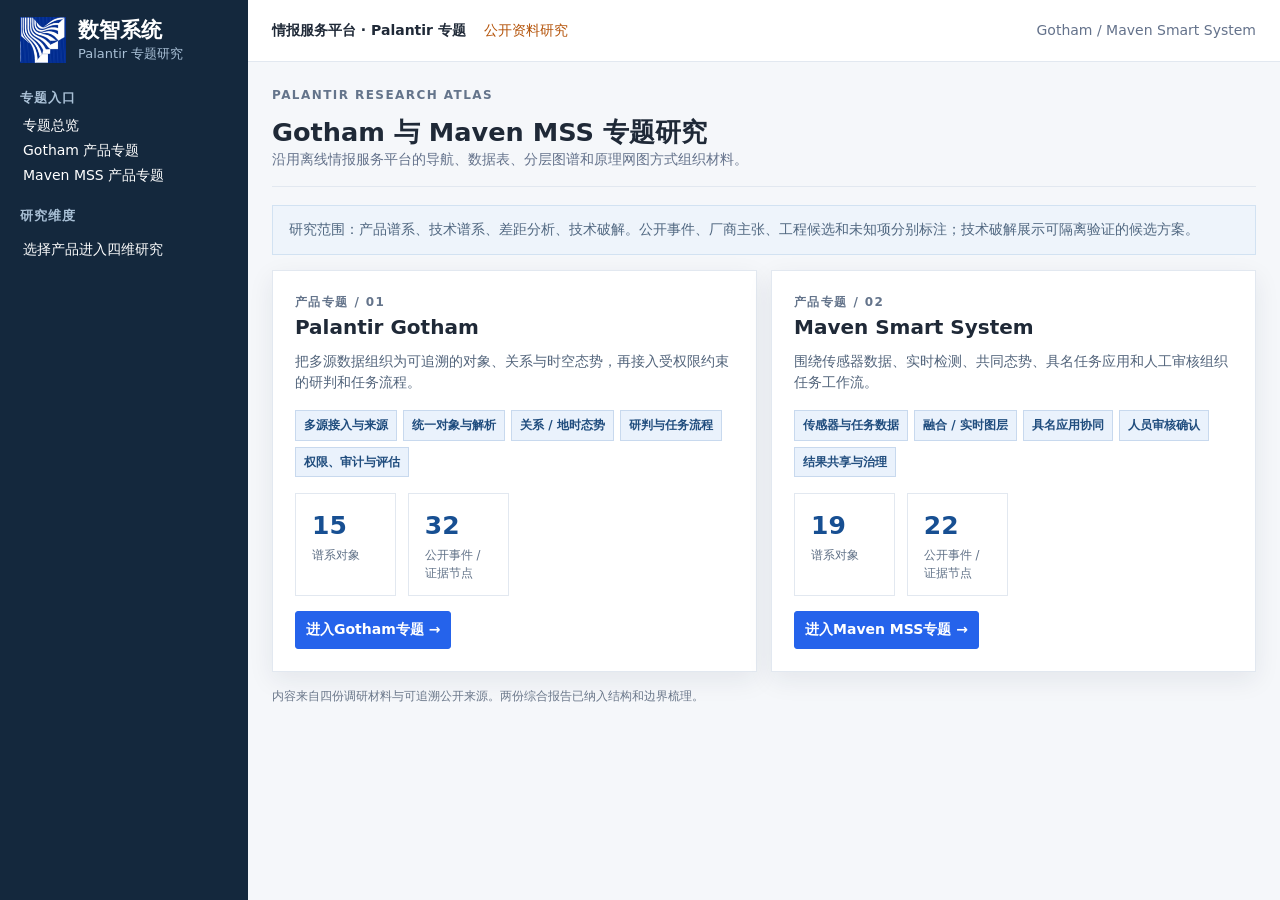
<file: index.html>
<!doctype html><html lang="zh-CN"><head><meta charset="utf-8"><meta name="viewport" content="width=device-width,initial-scale=1"><title>情报服务平台｜Palantir 专题</title><link rel="icon" href="./assets/brand-logo.png"><link rel="stylesheet" href="./css/reference/variables.css"><link rel="stylesheet" href="./css/reference/layout.css"><link rel="stylesheet" href="./css/reference/components.css"><link rel="stylesheet" href="./css/topic.css"></head><body data-product="home"><div id="app"></div><script src="./data/base.js"></script><script src="./data/lineage.js"></script><script src="./data/deconstruction.js"></script><script src="./js/topic.js"></script></body></html>
</file>
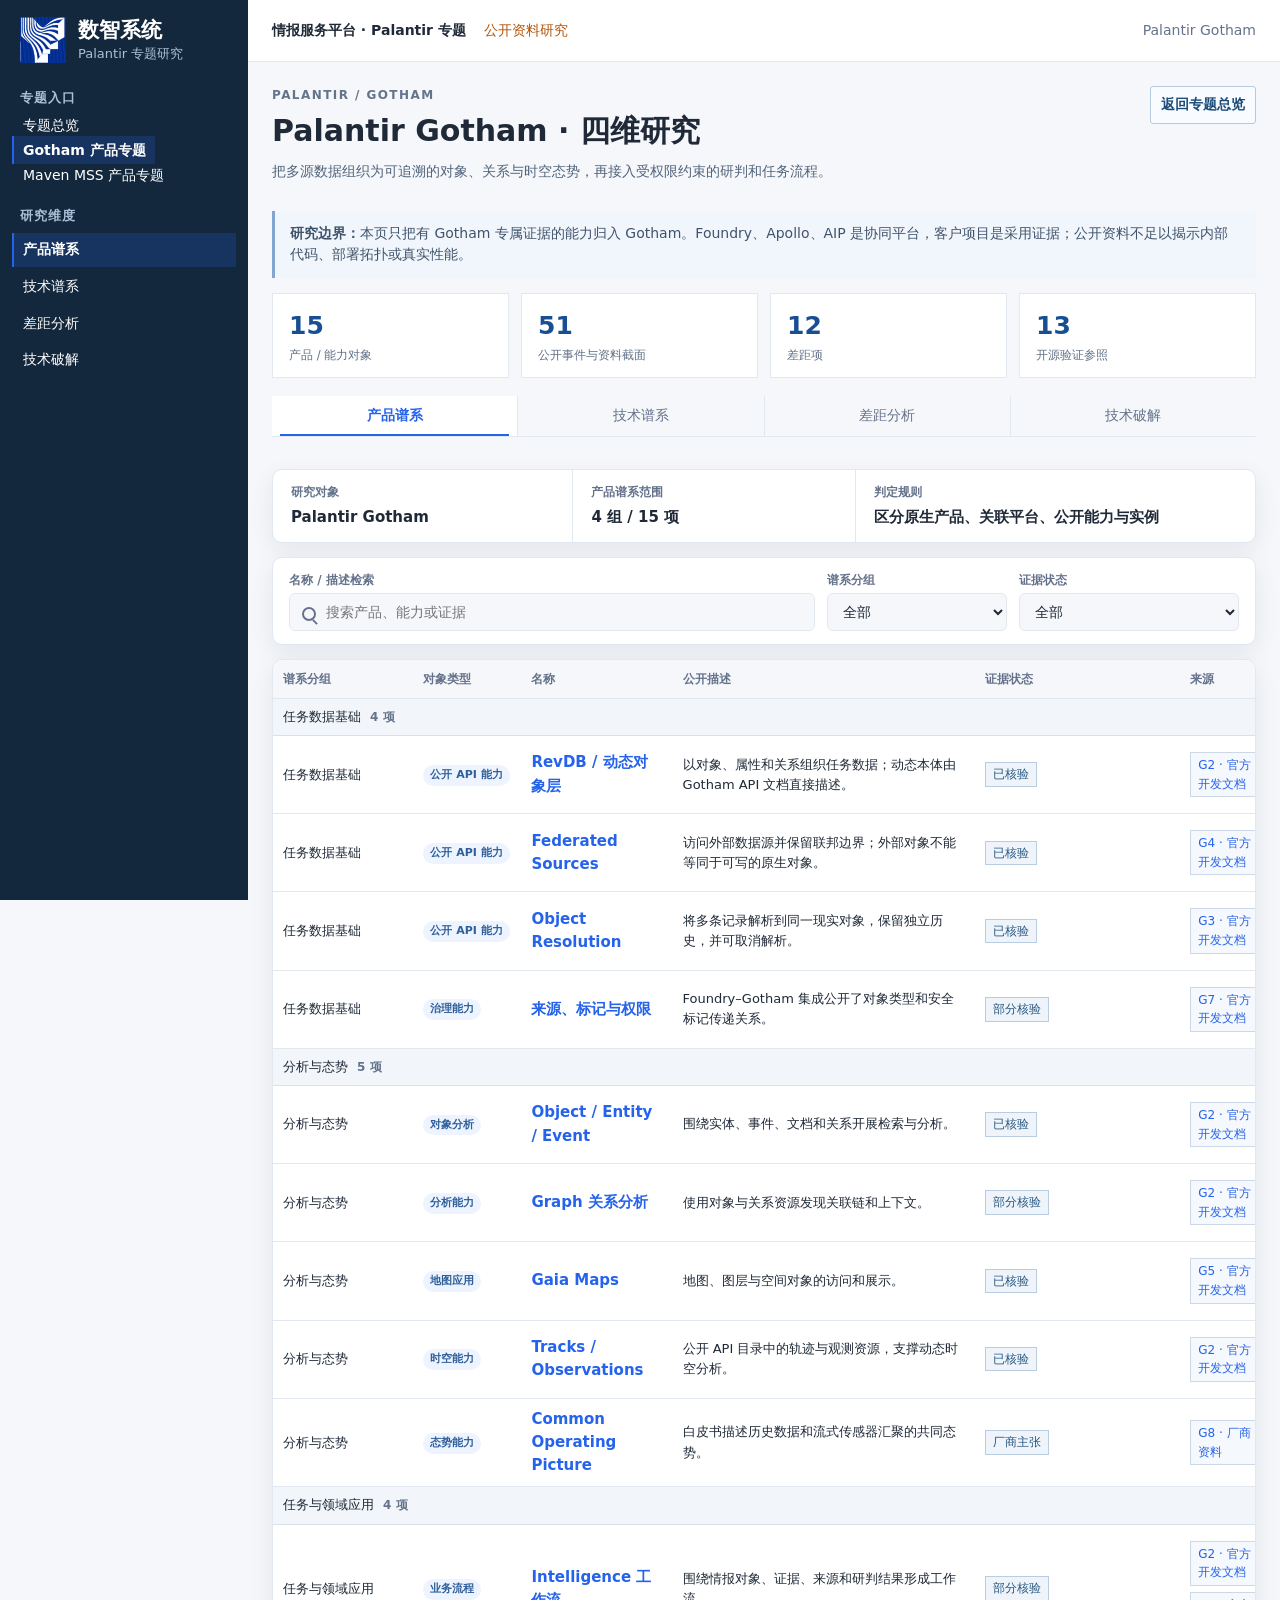
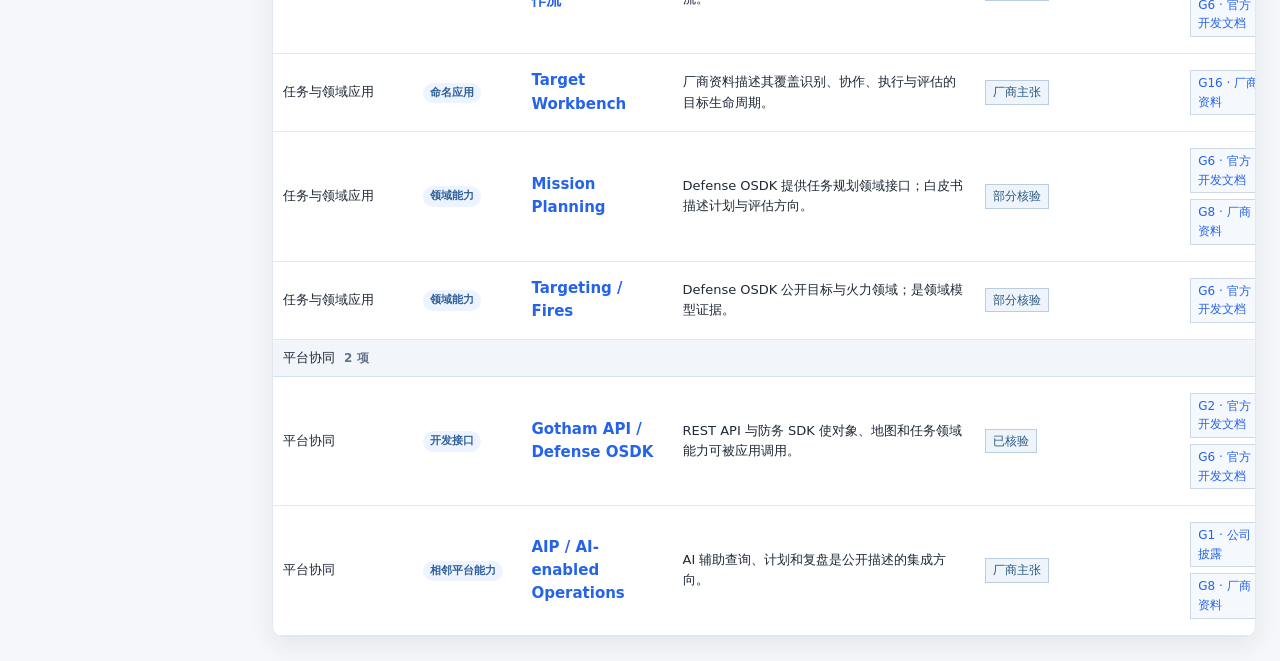
<file: gotham.html>
<!doctype html><html lang="zh-CN"><head><meta charset="utf-8"><meta name="viewport" content="width=device-width,initial-scale=1"><title>情报服务平台｜Gotham 专题</title><link rel="icon" href="./assets/brand-logo.png"><link rel="stylesheet" href="./css/reference/variables.css"><link rel="stylesheet" href="./css/reference/layout.css"><link rel="stylesheet" href="./css/reference/components.css"><link rel="stylesheet" href="./css/reference/product-catalog.css"><link rel="stylesheet" href="./css/reference/full-stack-graph.css"><link rel="stylesheet" href="./css/reference/trend-analysis.css"><link rel="stylesheet" href="./css/reference/restoration-analysis.css"><link rel="stylesheet" href="./css/topic.css"></head><body data-product="gotham"><div id="app"></div><script src="./data/base.js"></script><script src="./data/lineage.js"></script><script src="./data/deconstruction.js"></script><script src="./data/route-chart.js"></script><script src="./data/research-update.js"></script><script src="./data/gap-assessment.js"></script><script src="./js/technology.js"></script><script src="./data/gap-detail.js"></script><script src="./js/gap.js"></script><script src="./js/topic.js"></script></body></html>
</file>
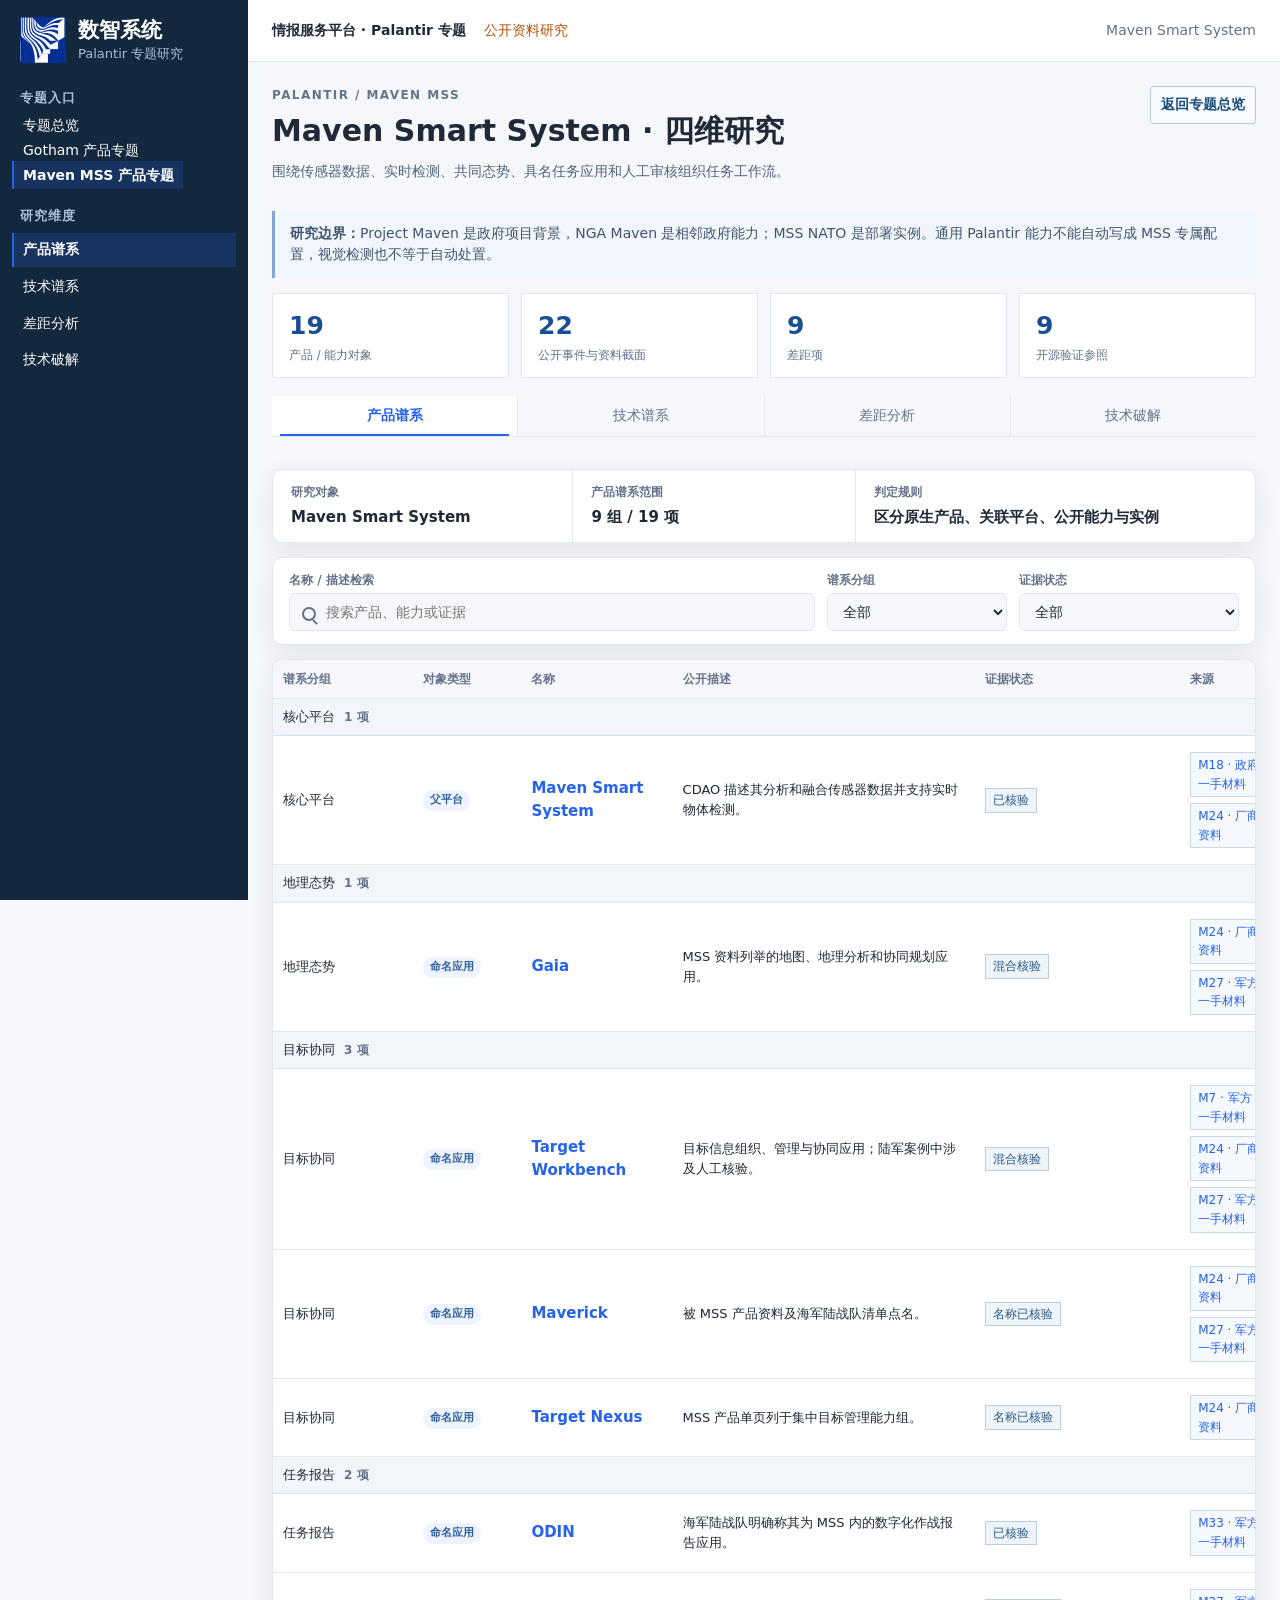
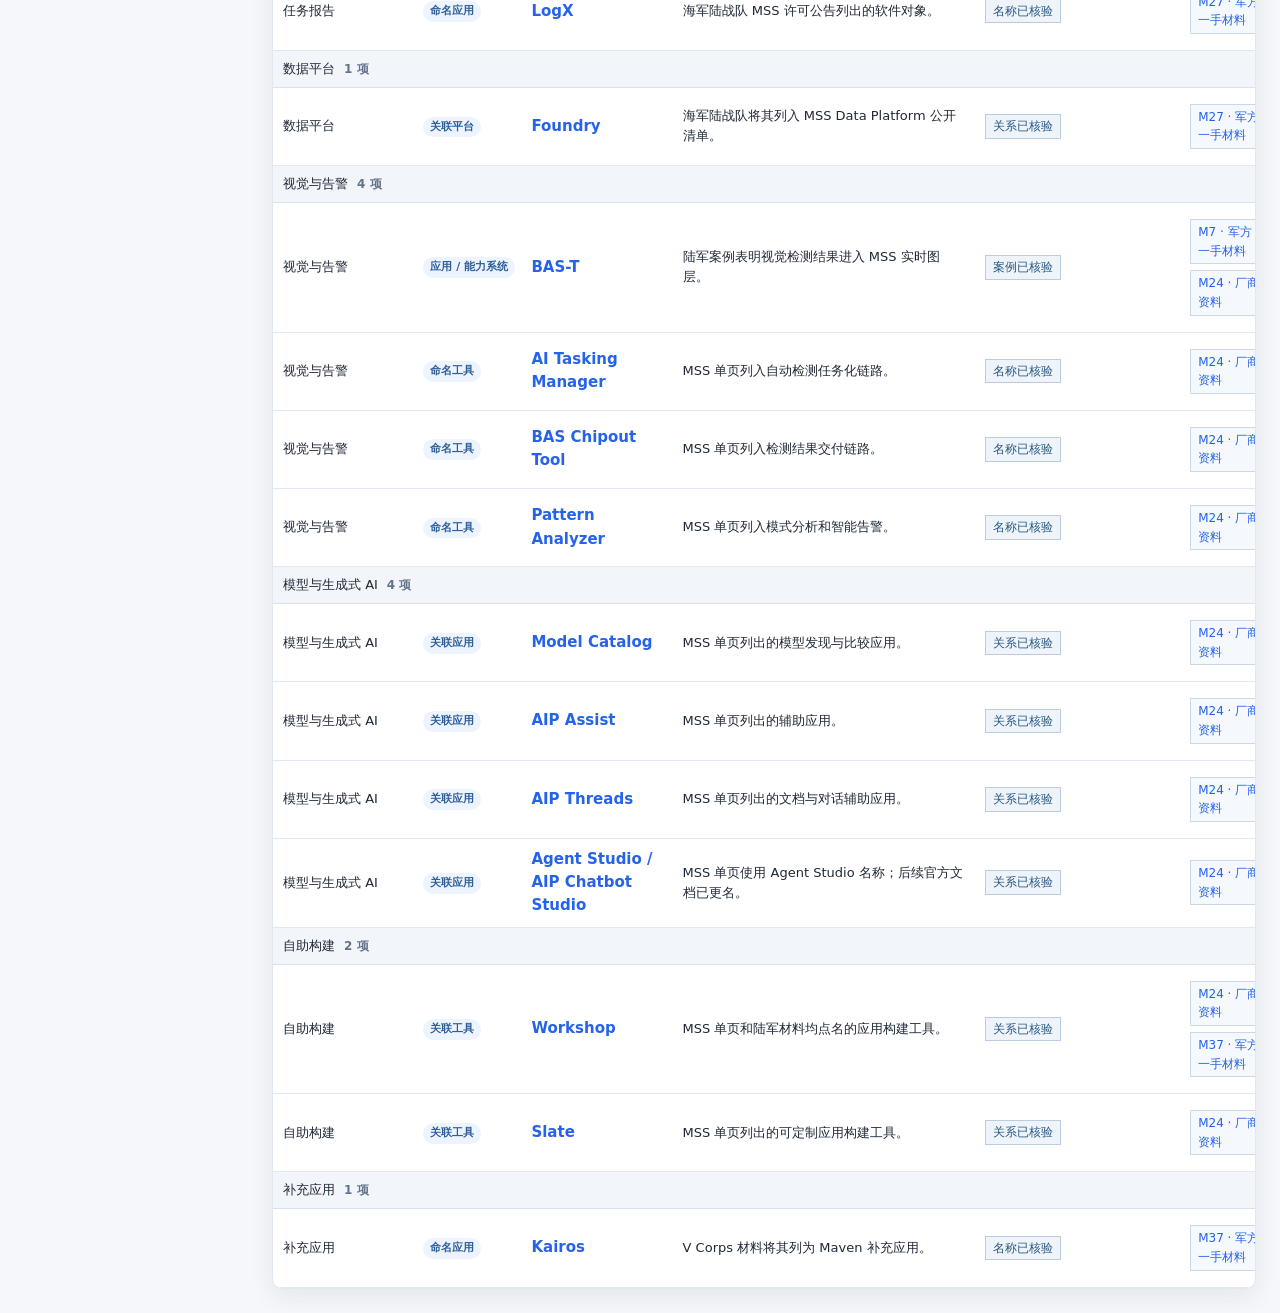
<file: maven.html>
<!doctype html><html lang="zh-CN"><head><meta charset="utf-8"><meta name="viewport" content="width=device-width,initial-scale=1"><title>情报服务平台｜Maven MSS 专题</title><link rel="icon" href="./assets/brand-logo.png"><link rel="stylesheet" href="./css/reference/variables.css"><link rel="stylesheet" href="./css/reference/layout.css"><link rel="stylesheet" href="./css/reference/components.css"><link rel="stylesheet" href="./css/reference/product-catalog.css"><link rel="stylesheet" href="./css/reference/full-stack-graph.css"><link rel="stylesheet" href="./css/reference/trend-analysis.css"><link rel="stylesheet" href="./css/reference/restoration-analysis.css"><link rel="stylesheet" href="./css/topic.css"></head><body data-product="maven"><div id="app"></div><script src="./data/base.js"></script><script src="./data/lineage.js"></script><script src="./data/deconstruction.js"></script><script src="./data/route-chart.js"></script><script src="./data/research-update.js"></script><script src="./data/gap-assessment.js"></script><script src="./js/technology.js"></script><script src="./data/gap-detail.js"></script><script src="./js/gap.js"></script><script src="./js/topic.js"></script></body></html>
</file>
<file: css/reference/variables.css>
:root {
  --nav-dark: #14283d;
  --primary: #2563eb;
  --running: #0e7490;
  --success: #15803d;
  --warning: #b45309;
  --danger: #d32f2f;
  --text-primary: #1f2937;
  --text-secondary: #64728b;
  --page-background: #f5f7fa;
  --card-background: #ffffff;
  --border: #e2e8f0;
  --sidebar-width: 228px;
  --topbar-height: 62px;
  --content-gutter: 24px;
  --radius-card: 10px;
  --radius-control: 6px;
  --shadow-panel: 0 8px 24px rgba(20, 40, 61, 0.08);
  --shadow-drawer: -18px 0 34px rgba(0, 0, 0, 0.22);
  --font-ui: "Microsoft YaHei UI", "Microsoft YaHei", "PingFang SC", "Noto Sans CJK SC", system-ui, sans-serif;
}
</file>
<file: css/reference/layout.css>
* {
  box-sizing: border-box;
}

html,
body {
  min-width: 320px;
  min-height: 100%;
  margin: 0;
  background: var(--page-background);
}

body {
  color: var(--text-primary);
  font-family: var(--font-ui);
  font-size: 14px;
  line-height: 1.55;
}

button,
input,
select,
textarea {
  font: inherit;
}

button {
  cursor: pointer;
}

h1,
h2,
h3,
p,
dl,
ul {
  margin-top: 0;
}

.app-shell {
  display: grid;
  grid-template-columns: var(--sidebar-width) minmax(0, 1fr);
  min-height: 100vh;
}

.sidebar {
  position: sticky;
  top: 0;
  height: 100vh;
  overflow-y: auto;
  background: var(--nav-dark);
}

.brand {
  display: flex;
  align-items: center;
  min-height: 76px;
  gap: 12px;
  padding: 14px 20px 10px;
}

.brand__mark {
  width: 46px;
  height: 46px;
  flex: 0 0 46px;
}

.brand__text p {
  margin: 0;
}

.brand__name {
  color: #fff;
  font-size: 21px;
  font-weight: 700;
  line-height: 1.1;
}

.brand__product {
  margin-top: 4px !important;
  color: #a9c0d6;
  font-size: 13px;
  line-height: 1.2;
}

.navigation {
  padding: 12px 12px 28px;
}

.navigation__group + .navigation__group {
  margin-top: 20px;
}

.navigation__title {
  margin: 0 8px 7px;
  color: #a9c0d6;
  font-size: 13px;
  font-weight: 700;
  letter-spacing: 0.08em;
}

.navigation__list {
  display: grid;
  gap: 3px;
  margin: 0;
  padding: 0;
  list-style: none;
}

.navigation__item {
  width: 100%;
  min-height: 32px;
  border: 0;
  border-left: 2px solid transparent;
  border-radius: 0;
  padding: 6px 9px;
  background: transparent;
  color: #d4e1ee;
  text-align: left;
}

.navigation__item:hover,
.navigation__item[aria-current="page"] {
  border-left-color: var(--primary);
  background: rgba(37, 99, 235, 0.2);
  color: #fff;
}

.navigation__item[aria-current="page"] {
  font-weight: 700;
}

.shell-body {
  min-width: 0;
}

.topbar {
  display: flex;
  align-items: center;
  gap: 18px;
  height: var(--topbar-height);
  overflow: hidden;
  border-bottom: 1px solid var(--border);
  padding: 0 var(--content-gutter);
  background: var(--card-background);
}

.topbar p {
  margin: 0;
  white-space: nowrap;
}

.topbar__project {
  font-weight: 700;
}

.topbar__level {
  color: var(--warning);
}

.topbar__object {
  margin-left: auto !important;
  overflow: hidden;
  color: var(--text-secondary);
  text-overflow: ellipsis;
}

.workspace {
  min-width: 0;
  padding: var(--content-gutter);
}

.page-header {
  display: grid;
  grid-template-columns: minmax(0, 1fr) auto;
  align-items: end;
  gap: 8px 24px;
  margin-bottom: 18px;
  border-bottom: 1px solid var(--border);
  padding-bottom: 16px;
}

.page-header h1 {
  margin: 0;
  font-size: clamp(24px, 2vw, 30px);
  line-height: 1.25;
}

.page-header__description {
  margin: 0;
  color: var(--text-secondary);
}

.page-header__actions {
  display: flex;
  grid-column: 2;
  grid-row: 1 / span 2;
  gap: 8px;
}

.content-stack {
  display: grid;
  gap: 16px;
}

.metric-grid,
.card-grid,
.state-grid {
  display: grid;
  grid-template-columns: repeat(3, minmax(0, 1fr));
  gap: 12px;
}

.state-grid {
  grid-template-columns: repeat(2, minmax(0, 1fr));
}

.overlay-host {
  position: relative;
  z-index: 100;
}

@media (max-width: 900px) {
  :root {
    --content-gutter: 16px;
  }

  .app-shell {
    grid-template-columns: 1fr;
  }

  .sidebar {
    position: relative;
    height: auto;
    max-height: 260px;
  }

  .navigation {
    padding-top: 4px;
  }

  .navigation__group + .navigation__group {
    margin-top: 10px;
  }

  .navigation__list {
    display: flex;
    flex-wrap: wrap;
  }

  .navigation__item {
    width: auto;
  }

  .page-header {
    grid-template-columns: 1fr;
  }

  .page-header__actions {
    grid-column: 1;
    grid-row: auto;
  }

  .metric-grid,
  .card-grid {
    grid-template-columns: 1fr;
  }
}
</file>
<file: css/reference/components.css>
.button {
  min-height: 34px;
  border: 1px solid var(--border);
  border-radius: var(--radius-control);
  padding: 6px 12px;
  background: var(--card-background);
  color: var(--text-primary);
  font-weight: 600;
}

.button:hover {
  border-color: var(--primary);
  color: var(--primary);
}

.button--primary {
  border-color: var(--primary);
  background: var(--primary);
  color: #fff;
}

.button--primary:hover {
  background: #1d4ed8;
  color: #fff;
}

.button:focus-visible,
.tab:focus-visible,
.navigation__item:focus-visible,
.drawer__close:focus-visible {
  outline: 3px solid var(--warning);
  outline-offset: 2px;
}

.card {
  min-width: 0;
  border: 1px solid var(--border);
  border-radius: var(--radius-card);
  padding: 16px;
  background: var(--card-background);
  box-shadow: var(--shadow-panel);
}

.card h2,
.card h3 {
  margin-bottom: 8px;
}

.card__eyebrow {
  margin-bottom: 6px;
  color: var(--text-secondary);
  font-size: 12px;
  font-weight: 700;
  letter-spacing: 0.08em;
}

.card__description {
  color: var(--text-secondary);
}

.metric-card__value {
  margin: 4px 0 8px;
  font-size: 28px;
  font-weight: 700;
  letter-spacing: -0.03em;
}

.tag-row,
.button-row {
  display: flex;
  flex-wrap: wrap;
  gap: 8px;
}

.tag {
  display: inline-flex;
  align-items: center;
  min-height: 28px;
  border: 1px solid var(--border);
  border-radius: var(--radius-control);
  padding: 3px 8px;
  background: var(--card-background);
  font-size: 13px;
  font-weight: 700;
}

.tag[data-tone="primary"] {
  border-color: var(--primary);
  color: var(--primary);
}

.tag[data-tone="success"] {
  border-color: var(--success);
  color: var(--success);
}

.tag[data-tone="warning"] {
  border-color: var(--warning);
  color: var(--warning);
}

.table-wrap {
  max-width: 100%;
  overflow-x: auto;
  border: 1px solid var(--border);
  border-radius: var(--radius-card);
  background: var(--card-background);
}

.data-table {
  width: 100%;
  border-collapse: collapse;
  font-size: 13px;
}

.data-table caption {
  padding: 13px 14px;
  text-align: left;
  font-weight: 700;
}

.data-table th,
.data-table td {
  min-width: 120px;
  border-top: 1px solid var(--border);
  padding: 10px 12px;
  text-align: left;
  vertical-align: top;
}

.data-table th {
  background: var(--page-background);
  font-weight: 600;
}

.data-table tbody tr:hover {
  background: #f8fafc;
}

.tabs-viewport {
  max-width: 100%;
  overflow-x: auto;
  border-bottom: 1px solid var(--border);
}

.tabs {
  display: flex;
  flex-wrap: nowrap;
  min-width: 520px;
}

.tab {
  position: relative;
  flex: 1 1 0;
  min-width: 0;
  min-height: 40px;
  overflow: hidden;
  border: 0;
  border-right: 1px solid var(--border);
  padding: 7px 10px;
  background: var(--page-background);
  color: var(--text-secondary);
  text-overflow: ellipsis;
  white-space: nowrap;
}

.tab:last-child {
  border-right: 0;
}

.tab:hover,
.tab[aria-selected="true"] {
  background: var(--card-background);
  color: var(--primary);
}

.tab[aria-selected="true"] {
  font-weight: 700;
}

.tab[aria-selected="true"]::after {
  position: absolute;
  right: 8px;
  bottom: 0;
  left: 8px;
  height: 2px;
  background: var(--primary);
  content: "";
}

.tab-panel {
  padding-top: 14px;
}

.state-box {
  min-height: 220px;
  border: 1px dashed var(--border);
  border-radius: var(--radius-card);
  padding: 52px 24px;
  background: var(--card-background);
  color: var(--text-secondary);
  text-align: center;
}

.loading-spinner {
  width: 30px;
  height: 30px;
  margin: 0 auto 14px;
  border: 2px solid var(--border);
  border-top-color: var(--primary);
  border-radius: 50%;
  animation: loading-spin 0.8s linear infinite;
}

@keyframes loading-spin {
  to { transform: rotate(360deg); }
}

.drawer-backdrop {
  position: fixed;
  z-index: 100;
  inset: 0;
  display: flex;
  justify-content: flex-end;
  background: rgba(3, 8, 14, 0.62);
}

.drawer {
  width: min(470px, calc(100vw - 24px));
  height: 100%;
  overflow-y: auto;
  border-left: 1px solid var(--border);
  background: var(--card-background);
  box-shadow: var(--shadow-drawer);
}

.drawer__header {
  position: sticky;
  z-index: 1;
  top: 0;
  display: flex;
  align-items: flex-start;
  justify-content: space-between;
  gap: 16px;
  border-bottom: 1px solid var(--border);
  padding: 18px;
  background: var(--page-background);
}

.drawer__header h2 {
  margin: 2px 0 0;
  font-size: 20px;
}

.drawer__kicker {
  margin: 0;
  color: var(--primary);
  font-size: 12px;
  font-weight: 700;
  letter-spacing: 0.08em;
}

.drawer__close {
  width: 34px;
  height: 34px;
  flex: 0 0 34px;
  border: 1px solid var(--border);
  border-radius: var(--radius-control);
  background: var(--card-background);
  color: var(--text-secondary);
  font-size: 20px;
  line-height: 1;
}

.drawer__body {
  display: grid;
  gap: 12px;
  padding: 16px 18px 24px;
}

.drawer__section {
  border: 1px solid var(--border);
  border-radius: var(--radius-control);
  padding: 13px;
}

.drawer__section h3 {
  margin-bottom: 8px;
}

.drawer__section dl {
  display: grid;
  gap: 8px;
  margin: 0;
}

.drawer__section dl > div {
  border-bottom: 1px solid var(--border);
  padding-bottom: 7px;
}

.drawer__section dt {
  color: var(--text-secondary);
  font-size: 13px;
}

.drawer__section dd {
  margin: 2px 0 0;
  overflow-wrap: anywhere;
}

body.has-drawer {
  overflow: hidden;
}

@media (prefers-reduced-motion: reduce) {
  .loading-spinner {
    animation: none;
  }
}

@media (max-width: 620px) {
  .state-grid {
    grid-template-columns: 1fr;
  }
}
</file>
<file: css/topic.css>
:root{--sidebar-width:248px}a{color:var(--primary)}.topic-link{color:inherit;text-decoration:none}.topic-link:hover{color:var(--primary)}.brand__mark{object-fit:contain;border-radius:8px;background:#fff;padding:2px}.topic-kicker{font-size:12px;letter-spacing:.12em;color:#64748b;font-weight:800;text-transform:uppercase}.topic-lead{max-width:880px;color:#52647b}.topic-header{display:flex;align-items:flex-start;justify-content:space-between;gap:20px}.topic-header h1{margin:3px 0 7px;font-size:30px}.topic-boundary{border-left:3px solid #83a6d1;background:#f1f6fc;padding:12px 15px;color:#41536b;margin:14px 0}.topic-tabs{margin:18px 0}.topic-subtabs{display:flex;gap:6px;flex-wrap:wrap;border-bottom:1px solid #cdd9e8;margin-bottom:14px}.topic-subtab{border:0;border-bottom:3px solid transparent;background:transparent;color:#52647b;padding:10px 15px;font-weight:700}.topic-subtab[aria-selected=true]{border-color:#2563eb;color:#174f92}.topic-grid{display:grid;grid-template-columns:repeat(auto-fit,minmax(260px,1fr));gap:14px}.topic-hero{background:#fff;border:1px solid var(--border);padding:22px;box-shadow:var(--shadow-panel)}.topic-hero h2{font-size:20px;margin:0 0 8px}.topic-hero p{color:#52647b}.topic-hero .topic-chain{margin:16px 0}.topic-chain{display:flex;flex-wrap:wrap;gap:6px}.topic-chain span{background:#eaf2fc;color:#204d7e;padding:5px 8px;border:1px solid #c8d9ee;font-size:12px;font-weight:700}.topic-metrics{display:grid;grid-template-columns:repeat(4,minmax(0,1fr));gap:12px;margin:15px 0}.topic-metric{border:1px solid var(--border);background:#fff;padding:13px 16px}.topic-metric strong{display:block;font-size:25px;color:#174f92}.topic-metric small{display:block;color:#607187}.topic-note{font-size:12px;color:#6a778a}.topic-two{display:grid;grid-template-columns:minmax(0,1.45fr) minmax(300px,.65fr);gap:14px}.topic-card{background:#fff;border:1px solid var(--border);padding:17px;box-shadow:var(--shadow-panel);min-width:0}.topic-card h3{margin:0 0 8px}.topic-card p{color:#52647b}.topic-card--selected{outline:2px solid #2a69ac}.topic-button{display:inline-flex;align-items:center;justify-content:center;gap:6px;border:1px solid #b7c9de;border-radius:3px;padding:7px 10px;color:#1b4b79;background:#f8fbff;font-weight:700;text-decoration:none}.topic-button:hover{background:#eaf3ff}.topic-button--primary{background:#2563eb;border-color:#2563eb;color:white}.topic-button--primary:hover{background:#1858b4;color:white}.topic-data-table{width:100%;border-collapse:collapse;background:#fff}.topic-data-table th,.topic-data-table td{border-bottom:1px solid #e0e8f1;padding:9px 11px;text-align:left;vertical-align:top}.topic-data-table th{background:#f0f5fa;color:#52647b;font-size:12px}.topic-data-table tbody tr:hover{background:#f8fbff}.topic-group-row td{background:#eaf1f9!important;font-weight:800;color:#264c74}.topic-click{cursor:pointer}.topic-click:focus-visible,.topic-subtab:focus-visible{outline:3px solid #f4b844}.topic-status{display:inline-flex;padding:2px 7px;font-size:12px;border:1px solid #b9cce0;background:#eef4fa;color:#275782}.topic-source-list{display:flex;flex-wrap:wrap;gap:6px;margin:7px 0}.topic-source-list a{font-size:12px;border:1px solid #ccd8e6;background:#f5f8fc;padding:3px 7px;text-decoration:none}.topic-field{margin:0 0 14px}.topic-field dt{font-size:12px;color:#64748b;font-weight:800;margin-bottom:3px}.topic-field dd{margin:0}.topic-drawer-backdrop{position:fixed;inset:0;z-index:50;background:#10203378}.topic-drawer{position:fixed;z-index:51;right:0;top:0;bottom:0;width:min(580px,100vw);overflow:auto;background:white;box-shadow:-8px 0 28px #14283d33}.topic-drawer__head{position:sticky;top:0;z-index:2;background:#14283d;color:#fff;padding:20px 24px;display:flex;justify-content:space-between;gap:10px}.topic-drawer__head h2{margin:0;font-size:20px}.topic-drawer__body{padding:22px 24px}.topic-drawer__close{border:1px solid #91abc5;background:transparent;color:#fff;padding:4px 10px;align-self:flex-start}.topic-drawer h3{font-size:15px;border-bottom:1px solid #dce6f0;margin:20px 0 8px;padding-bottom:5px}.fsg-frame{overflow:hidden}.topic-timeline{min-width:1040px}.topic-layer-rail{width:220px;flex:none}.topic-layer-rail .fsg-layer{min-height:130px;padding:12px}.topic-layer-rail .fsg-layer-rail__corner{height:70px}.topic-graph-shell{display:flex;overflow:auto}.topic-svg-wrap{overflow:auto;flex:1}.topic-timeline svg{display:block}.topic-graph-note{background:#f8fbff;border:1px solid #d7e4f2;padding:11px 14px;color:#52647b;font-size:12px}.topic-legend{display:flex;flex-wrap:wrap;gap:14px;align-items:center}.topic-legend span{font-size:12px;color:#52647b}.topic-legend i{display:inline-block;width:22px;border-top:2px solid #3179ba;vertical-align:middle;margin-right:4px}.topic-legend .dashed{border-top-style:dashed}.topic-route-layout{display:grid;grid-template-columns:minmax(0,1fr) 300px;gap:14px}.topic-route-scroll{overflow:auto}.topic-route-scroll svg{min-width:900px;display:block}.topic-route-list{display:grid;gap:7px}.topic-route-item{text-align:left;border:1px solid #d4dfeb;background:#fff;padding:10px;color:#214d78}.topic-route-item[aria-pressed=true]{background:#e6f1ff;border-color:#3278bd}.topic-radar-layout{display:grid;grid-template-columns:minmax(340px,.8fr) minmax(0,1.2fr);gap:14px}.topic-radar svg{display:block;max-width:100%;height:auto;margin:auto}.topic-gap-list{display:grid;grid-template-columns:repeat(2,minmax(0,1fr));gap:9px}.topic-gap-item{display:block;text-align:left;width:100%;border:1px solid #d2deeb;background:#fff;padding:10px}.topic-gap-item[aria-pressed=true]{border-color:#226abb;background:#e9f3ff}.topic-gap-item strong{display:block;color:#173c65}.topic-gap-item small{color:#667c93}.topic-scenario-flow{display:flex;flex-wrap:wrap;gap:6px;margin:12px 0}.topic-scenario-flow span{padding:4px 7px;background:#edf4fb;border:1px solid #c7d8ea;font-size:12px}.topic-scenario-flow span+span:before{content:'→ ';color:#4a75a6}.topic-principle{display:grid;grid-template-columns:minmax(0,1fr) 310px;gap:14px}.topic-principle-canvas{position:relative;min-height:870px;background:#fff;border:1px solid var(--border);overflow:auto}.topic-principle-svg{position:absolute;inset:0;width:100%;height:100%;pointer-events:none}.topic-principle-columns{position:relative;display:grid;grid-template-columns:repeat(4,minmax(170px,1fr));gap:12px;min-width:760px;padding:16px;z-index:1}.topic-principle-col h3{background:#e5eef8;color:#214e79;padding:10px;margin:0 0 12px;font-size:13px}.topic-principle-node{display:block;width:100%;min-height:58px;text-align:left;border:1px solid #aec5de;background:#fff;padding:8px;margin:0 0 10px;color:#20456c;box-shadow:0 2px 6px #14283d12}.topic-principle-node[aria-pressed=true]{background:#dcebff;border-color:#1f68b0}.topic-principle-node small{display:block;color:#718398;font-size:11px}.topic-sticky{position:sticky;top:20px;align-self:start}.topic-project-filter{display:flex;flex-wrap:wrap;gap:6px;margin-bottom:12px}.topic-project-filter button{border:1px solid #bacde1;background:#fff;padding:6px 9px;color:#245581}.topic-project-filter button[aria-pressed=true]{background:#245f9b;color:#fff}.topic-parameter-grid{display:grid;grid-template-columns:270px minmax(0,1fr);gap:14px}.topic-project-list{max-height:680px;overflow:auto;background:#fff;border:1px solid var(--border)}.topic-project-list button{display:block;width:100%;text-align:left;border:0;border-bottom:1px solid #e1e9f2;background:#fff;padding:11px}.topic-project-list button[aria-pressed=true]{background:#e8f2ff;color:#175895}.topic-project-list small{display:block;color:#6a7d91}.topic-mini-flow{border-left:3px solid #3b80bf;background:#f1f7fe;padding:8px 11px}.topic-home-help{padding:13px 16px;background:#eef4fb;border:1px solid #d2e2f2;color:#506780}.topic-empty{padding:24px;text-align:center;color:#69798b}.topic-callout{padding:12px;background:#fff9e8;border:1px solid #efd593;color:#675022}.topic-sr-only{position:absolute;width:1px;height:1px;padding:0;margin:-1px;overflow:hidden;clip:rect(0,0,0,0);white-space:nowrap;border:0}@media(max-width:1050px){.topic-two,.topic-radar-layout,.topic-route-layout,.topic-principle{grid-template-columns:1fr}.topic-sticky{position:static}.topic-metrics{grid-template-columns:repeat(2,1fr)}}@media(max-width:720px){.app-shell{grid-template-columns:1fr}.sidebar{position:relative;height:auto}.navigation{display:flex;gap:12px;overflow:auto}.navigation__group{min-width:180px}.topic-header{display:block}.topic-metrics,.topic-gap-list,.topic-parameter-grid{grid-template-columns:1fr}.pc-toolbar{grid-template-columns:1fr}.pc-context{grid-template-columns:1fr}.pc-context__item{border-right:0;border-bottom:1px solid var(--border);padding-left:0!important}.workspace{padding:16px}}
/* The reference graph uses a fixed canvas; this topic has six 134px lanes. */
.topic-svg-wrap,.topic-svg-wrap .fsg-svg{height:874px}.topic-svg-wrap .fsg-svg{width:auto;max-width:none}.topic-route-scroll [data-act="route"]{cursor:pointer}.topic-principle-svg{min-width:760px}.topic-route-scroll [data-act="route"]:focus{outline:none}.topic-route-scroll [data-act="route"]:focus path{stroke-width:6}
/* Reference charts: original styles retained; only responsive container adaptation. */
.topic-route-reference{container-type:inline-size}.topic-route-reference .intel-route-svg{width:100%;min-width:980px;height:auto}
.topic-route-reference .intel-route-workspace{grid-template-columns:minmax(0,1.7fr) minmax(280px,.78fr)}
.topic-route-reference .intel-route-chart-column{min-width:0}
.topic-route-reference .intel-route-detail{max-height:760px;overflow:auto}
.topic-route-reference .intel-route-point__label{pointer-events:none}
.topic-event-reference .fsg-scroll{overflow-y:hidden}
.topic-event-reference .fsg-layer{box-sizing:border-box}
.topic-event-reference .fsg-object-node__text{font-size:12px}
.topic-event-reference .fsg-event__hit{fill:transparent}
.topic-event-reference .topic-snapshot-band{fill:#eaf2f9;fill-opacity:.5;stroke:#c4d3e2;stroke-dasharray:4 4}
@media(max-width:1250px){.topic-route-reference .intel-route-workspace{grid-template-columns:1fr}.topic-route-reference .intel-route-detail{max-height:none}}
.topic-gap-v2 .intel-gap-method__grid{grid-template-columns:repeat(3,minmax(0,1fr))}.topic-gap-v2 .intel-gap-score-grid{grid-template-columns:repeat(3,minmax(0,1fr))}.topic-gap-v2 .intel-gap-list button{display:flex;justify-content:space-between;gap:10px;align-items:center;width:100%;border:1px solid #d8e3ed;border-radius:7px;padding:9px 11px;background:#fff;text-align:left;color:#2b4b67}.topic-gap-v2 .intel-gap-list button:hover,.topic-gap-v2 .intel-gap-list button[aria-pressed=true]{border-color:#2563eb;background:#eaf3ff}.topic-gap-v2 .intel-gap-list button strong{font-size:12px}.topic-gap-v2 .intel-gap-list button small{font-size:10px;color:#64788d;white-space:nowrap}.topic-gap-v2 .intel-detail-panel h4{margin:13px 0 4px;color:#294d70;font-size:12px}.topic-gap-v2 .intel-detail-panel p{font-size:12px;line-height:1.6}.topic-gap-v2 .intel-detail-panel .topic-data-table{font-size:11px}.topic-gap-v2 .intel-detail-panel .topic-data-table td,.topic-gap-v2 .intel-detail-panel .topic-data-table th{padding:5px 7px}.topic-gap-v2 .intel-radar-svg{max-width:560px;margin:auto}.topic-gap-v2 .intel-gap-board--interactive{grid-template-columns:minmax(380px,.9fr) minmax(410px,1.1fr)}@media(max-width:1180px){.topic-gap-v2 .intel-gap-board--interactive{grid-template-columns:1fr}}@media(max-width:700px){.topic-gap-v2 .intel-gap-method__grid,.topic-gap-v2 .intel-gap-score-grid{grid-template-columns:1fr}.topic-gap-v2 .intel-gap-list button{display:block}}

@container(max-width:1300px){.topic-route-reference .intel-route-workspace{grid-template-columns:1fr}.topic-route-reference .intel-route-detail{max-height:none}}

/* Sidebar contrast and restrained route line hierarchy. */
.sidebar .navigation__item,.sidebar .navigation__item.topic-link,.sidebar .navigation__item:visited,.sidebar .navigation__item:hover,.sidebar .navigation__item[aria-current=page]{color:#fff}
.topic-route-reference .intel-route-series__path{transition:stroke-opacity .2s,stroke-width .2s;filter:drop-shadow(0 1px 1px #23456412)}
.topic-route-reference .intel-route-tree-branch{stroke:#9baabd;stroke-width:1.15;stroke-dasharray:3 6;opacity:.38}
.topic-route-reference .intel-route-tree-branch.is-active{stroke:#758ba4;stroke-width:1.7;opacity:.75}
.topic-route-reference .intel-route-relation{opacity:.5;stroke-width:1.2}
.topic-gap-audit-layout{display:grid;grid-template-columns:minmax(245px,.65fr) minmax(0,2fr);gap:16px;align-items:start}.topic-gap-audit-layout>.topic-card{position:sticky;top:16px}.topic-gap-audit-layout .intel-detail-panel{min-width:0;overflow-x:auto}.topic-gap-audit-layout h4{margin:23px 0 8px!important}.topic-gap-audit-layout code{word-break:break-all}.topic-gap-audit-layout .intel-gap-list button{display:block!important;margin-bottom:6px}.topic-gap-audit-layout .intel-gap-list small{display:block;margin-top:5px}.topic-gap-audit-layout .table-wrap{overflow:auto}.topic-gap-audit-layout .topic-data-table{min-width:620px}@media(max-width:1050px){.topic-gap-audit-layout{grid-template-columns:1fr}.topic-gap-audit-layout>.topic-card{position:static}}

/* Gap overview is the visual anchor; detail remains below for auditability. */
.topic-gap-radar{margin:15px 0 18px;padding:18px 20px 14px;background:linear-gradient(135deg,#ffffff 0%,#f6faff 100%);border:1px solid #cbdbea;border-radius:10px;box-shadow:0 8px 22px rgba(31,62,92,.08)}
.topic-gap-radar__head{display:flex;justify-content:space-between;align-items:flex-start;gap:18px}.topic-gap-radar__head h3{margin:3px 0 5px;color:#183c61}.topic-gap-radar__head p{margin:0;max-width:720px;font-size:12px;color:#60758a}.topic-gap-radar__legend{display:flex;flex-wrap:wrap;gap:10px;justify-content:flex-end;color:#526a82;font-size:11px;white-space:nowrap}.topic-gap-radar__legend span{display:inline-flex;align-items:center;gap:5px}.topic-gap-radar__swatch{display:inline-block;width:22px;border-top:3px solid #2563eb}.topic-gap-radar__swatch--base{border-color:#f97316}.topic-gap-radar__swatch--target{border-color:#7f8da0;border-top-style:dashed}.topic-gap-radar__svg{display:block;width:100%;height:auto;min-height:390px;margin:0 auto}.topic-gap-radar__ring{fill:none;stroke:#d7e2ed;stroke-width:1}.topic-gap-radar__axis line{stroke:#d5e0ea;stroke-width:1}.topic-gap-radar__axis text{font:700 11px var(--font-ui);fill:#597188}.topic-gap-radar__axis{cursor:pointer}.topic-gap-radar__axis:hover line,.topic-gap-radar__axis.is-selected line{stroke:#2563eb;stroke-width:2}.topic-gap-radar__axis.is-selected text{fill:#174f92}.topic-gap-radar__series{fill-opacity:.1;stroke-width:2.2;stroke-linejoin:round}.topic-gap-radar__series--product{fill:#2563eb;stroke:#2563eb}.topic-gap-radar__series--base{fill:#f97316;stroke:#f97316}.topic-gap-radar__series--target{fill:none;stroke:#7f8da0;stroke-dasharray:6 5;stroke-width:1.5}.topic-gap-radar__dot{stroke:#fff;stroke-width:1.5}.topic-gap-radar__dot--product{fill:#2563eb}.topic-gap-radar__dot--base{fill:#f97316}.topic-gap-radar__dot--target{fill:#7f8da0}.topic-gap-radar__note{margin:0;padding-top:8px;border-top:1px solid #dde7f0;color:#687b8e;font-size:11px}.topic-gap-v2 .topic-metrics{grid-template-columns:repeat(3,minmax(0,1fr))}.topic-gap-audit-layout .intel-detail-panel{background:#fff;border:1px solid #d3dfeb;border-radius:8px;padding:17px;box-shadow:0 4px 14px rgba(31,62,92,.06)}.topic-gap-audit-layout .topic-card{box-shadow:0 4px 14px rgba(31,62,92,.06)}
@media(max-width:800px){.topic-gap-radar__head{display:block}.topic-gap-radar__legend{justify-content:flex-start;margin-top:10px;white-space:normal}.topic-gap-radar__svg{min-width:580px}.topic-gap-radar{overflow:auto}.topic-gap-v2 .topic-metrics{grid-template-columns:1fr}}
@media(max-width:900px){.topic-gap-v2 .intel-gap-method__grid{grid-template-columns:1fr}.topic-gap-audit-layout .intel-gap-score-grid{grid-template-columns:repeat(3,minmax(150px,1fr))}}

/* Compact two-series radar, styled after the earlier topic pages. */
.topic-gap-radar{padding:12px;background:linear-gradient(180deg,#fbfdff 0%,#f7fafc 100%);border:1px solid #dbe5ee;border-radius:10px;box-shadow:none}
.topic-gap-radar__head{flex-direction:column;align-items:center;gap:5px;margin:0 4px 2px}
.topic-gap-radar__head h3{margin:0;color:#294c6d;font-size:14px;font-weight:700}
.topic-gap-radar__legend{justify-content:center;gap:14px;color:#4f6578;font-size:11px;font-weight:700}
.topic-gap-radar__legend span{gap:6px}
.topic-gap-radar__swatch{width:9px;height:9px;border:0;border-radius:50%;background:#2563eb}
.topic-gap-radar__swatch--base{background:#f97316}
.topic-gap-radar__svg{min-height:390px;max-height:560px}
.topic-gap-radar__ring{stroke:#d9e4ed;stroke-width:1}
.topic-gap-radar__axis line{stroke:#cbd8e3;stroke-width:1}
.topic-gap-radar__axis text{font:700 11px var(--font-ui);fill:#496176}
.topic-gap-radar__axis.is-selected text{fill:#1d4ed8;font-weight:900}
.topic-gap-radar__axis.is-selected line{stroke:#2563eb;stroke-width:2}
.topic-gap-radar__series{fill-opacity:1;stroke-width:2.5;stroke-linejoin:round}
.topic-gap-radar__series--product{fill:rgba(37,99,235,.13);stroke:#2563eb}
.topic-gap-radar__series--base{fill:rgba(249,115,22,.16);stroke:#f97316}
.topic-gap-radar__series--partial{stroke:none}
.topic-gap-radar__segment{fill:none;stroke-width:2.5;stroke-linecap:round}
.topic-gap-radar__segment--product{stroke:#2563eb}
.topic-gap-radar__segment--base{stroke:#f97316}
.topic-gap-radar__dot{stroke-width:2}
.topic-gap-radar__dot--product{fill:#fff;stroke:#2563eb}
.topic-gap-radar__dot--base{fill:#fff7ed;stroke:#f97316}
.topic-gap-radar__note{padding-top:0;border:0;text-align:center;color:#687b8e}
@media(max-width:800px){.topic-gap-radar{padding:10px;overflow:auto}.topic-gap-radar__head{display:flex;flex-wrap:wrap}.topic-gap-radar__svg{min-width:660px}}
.topic-gap-audit-layout{grid-template-columns:minmax(0,.95fr) minmax(0,1.05fr);gap:16px}
.topic-gap-audit-layout__side{display:grid;align-content:start;gap:12px;min-width:0}
.topic-gap-audit-layout__side>.topic-card{position:static}
.topic-gap-audit-layout__side .topic-gap-radar{width:100%;max-width:640px;margin:0}
.topic-gap-audit-layout__side .topic-gap-radar__svg{min-height:0;max-height:460px}
@media(max-width:1050px){.topic-gap-audit-layout{grid-template-columns:1fr}}
.brand__mark{object-fit:unset;border-radius:0;background:transparent;padding:0}
</file>
<file: css/reference/product-catalog.css>
.pc-root {
  display: grid;
  gap: 14px;
}

.pc-context,
.pc-toolbar,
.pc-results {
  border: 1px solid var(--border);
  border-radius: var(--radius-card);
  background: var(--card-background);
  box-shadow: var(--shadow-panel);
}

.pc-context {
  display: grid;
  grid-template-columns: 1fr 1fr 1.35fr;
  padding: 0 18px;
}

.pc-context__item {
  min-width: 0;
  border-right: 1px solid var(--border);
  padding: 13px 18px;
}

.pc-context__item:first-child {
  padding-left: 0;
}

.pc-context__item:last-child {
  border-right: 0;
  padding-right: 0;
}

.pc-context__label,
.pc-control__label {
  display: block;
  margin-bottom: 4px;
  color: var(--text-secondary);
  font-size: 12px;
  font-weight: 700;
}

.pc-context__value {
  display: block;
  overflow: hidden;
  color: var(--text-primary);
  font-size: 15px;
  text-overflow: ellipsis;
  white-space: nowrap;
}

.pc-toolbar {
  display: grid;
  grid-template-columns: minmax(360px, 1fr) 200px 240px;
  align-items: end;
  gap: 12px;
  padding: 13px 16px;
}

.pc-control {
  min-width: 0;
}

.pc-control__input,
.pc-control__select {
  width: 100%;
  height: 38px;
  border: 1px solid var(--border);
  border-radius: var(--radius-control);
  padding: 6px 11px;
  background: var(--page-background);
  color: var(--text-primary);
  font: inherit;
  font-size: 14px;
}

.pc-control__input {
  padding-left: 36px;
  background-image: linear-gradient(transparent, transparent);
}

.pc-control--search {
  position: relative;
}

.pc-control--search::after {
  position: absolute;
  bottom: 10px;
  left: 13px;
  width: 10px;
  height: 10px;
  border: 2px solid var(--text-secondary);
  border-radius: 50%;
  content: "";
}

.pc-control--search::before {
  position: absolute;
  z-index: 1;
  bottom: 8px;
  left: 23px;
  width: 6px;
  height: 2px;
  background: var(--text-secondary);
  content: "";
  transform: rotate(45deg);
}

.pc-control__input:focus,
.pc-control__select:focus,
.pc-table__name:focus-visible,
.pc-empty__clear:focus-visible,
.pc-drawer__close:focus-visible,
.pc-source__evidence:focus-visible,
.pc-source__link:focus-visible {
  border-color: var(--primary);
  outline: 3px solid rgba(37, 99, 235, 0.16);
  outline-offset: 1px;
}

.pc-results {
  overflow: hidden;
}

.pc-table-wrap,
.pc-detail__table-wrap {
  overflow-x: auto;
}

.pc-table {
  width: 100%;
  border-collapse: collapse;
  table-layout: fixed;
  font-size: 13px;
}

.pc-table th,
.pc-table td {
  border-bottom: 1px solid var(--border);
  padding: 9px 10px;
  text-align: left;
  vertical-align: middle;
}

.pc-table th {
  height: 38px;
  background: #f5f7fa;
  color: var(--text-secondary);
  font-size: 12px;
  font-weight: 700;
  white-space: nowrap;
}

.pc-table th:nth-child(1) { width: 13%; }
.pc-table th:nth-child(2) { width: 10%; }
.pc-table th:nth-child(3) { width: 14%; }
.pc-table th:nth-child(4) { width: 28%; }
.pc-table th:nth-child(5) { width: 19%; }
.pc-table th:nth-child(6) { width: 9%; }
.pc-table th:nth-child(7) { width: 7%; text-align: center; }

.pc-table__row {
  height: 66px;
  transition: background 160ms ease;
}

.pc-table__group-row td {
  border-bottom: 1px solid #d8e2ee;
  padding: 8px 10px;
  background: #f2f6fa;
}

.pc-table__group-count {
  margin-left: 9px;
  color: var(--text-secondary);
  font-size: 12px;
  font-weight: 700;
}

.pc-table__row:hover {
  background: #f8fbff;
}

.pc-table__name-wrap {
  display: grid;
  gap: 2px;
}

.pc-table__name {
  width: fit-content;
  border: 0;
  padding: 0;
  background: transparent;
  color: var(--primary);
  font-size: 15px;
  font-weight: 700;
  text-align: left;
}

.pc-table__name:hover {
  text-decoration: underline;
}

.pc-table__alias {
  overflow: hidden;
  color: var(--text-secondary);
  font-size: 11px;
  text-overflow: ellipsis;
  white-space: nowrap;
}

.pc-object-type,
.pc-category,
.pc-status {
  display: inline-block;
  border-radius: 999px;
  padding: 3px 7px;
  font-size: 11px;
  font-weight: 700;
  line-height: 1.35;
  white-space: nowrap;
}

.pc-object-type {
  background: #edf4ff;
  color: #2f5f99;
}

.pc-category {
  border: 1px solid #d7e0eb;
  background: #f8fafc;
  color: #53657a;
}

.pc-category--tactical-strike {
  border-color: #bfd3f5;
  background: #eaf2ff;
  color: #285d9f;
}

.pc-category--air-dominance {
  border-color: #c8c8f3;
  background: #f0efff;
  color: #554aa8;
}

.pc-category--air-mobility {
  border-color: #b9dfe4;
  background: #e8f7f8;
  color: #24727a;
}

.pc-category--ground-protection {
  border-color: #c9dbb3;
  background: #eff7e6;
  color: #4f7528;
}

.pc-category--counter-uas {
  border-color: #f1c5bd;
  background: #fff0ed;
  color: #a34737;
}

.pc-category--maritime {
  border-color: #b9d8ec;
  background: #eaf6fd;
  color: #286b94;
}

.pc-category--software {
  border-color: #d8c8eb;
  background: #f7efff;
  color: #74489b;
}

.pc-table__detail-type {
  color: var(--text-primary);
  line-height: 1.35;
}

.pc-table__positioning {
  display: -webkit-box;
  margin: 0 0 4px;
  overflow: hidden;
  color: var(--text-secondary);
  line-height: 1.35;
  -webkit-box-orient: vertical;
  -webkit-line-clamp: 1;
}

.pc-tags {
  display: flex;
  min-width: 0;
  gap: 4px;
  overflow: hidden;
}

.pc-tag {
  max-width: 110px;
  overflow: hidden;
  border-radius: 3px;
  padding: 2px 5px;
  background: #eef2f6;
  color: #637386;
  font-size: 10px;
  text-overflow: ellipsis;
  white-space: nowrap;
}

.pc-status--较完整 {
  background: #e8f7ef;
  color: #16734a;
}

.pc-status--部分 {
  background: #fff5dd;
  color: #8d6108;
}

.pc-status--有限 {
  background: #eef2f6;
  color: #637386;
}

.pc-table__source-count {
  color: var(--text-primary);
  font-weight: 700;
  text-align: center !important;
}

.pc-results__summary {
  margin: 0;
  border-bottom: 1px solid var(--border);
  padding: 10px 14px;
  background: #fbfcfe;
  color: var(--text-secondary);
  font-size: 13px;
  font-weight: 700;
}

.pc-empty__clear {
  min-height: 32px;
  border: 1px solid var(--border);
  border-radius: var(--radius-control);
  padding: 5px 10px;
  background: var(--card-background);
  color: var(--text-primary);
  font-weight: 700;
}

.pc-empty,
.pc-placeholder {
  display: grid;
  min-height: 300px;
  place-items: center;
  align-content: center;
  gap: 8px;
  border: 1px dashed var(--border);
  border-radius: var(--radius-card);
  padding: 42px 24px;
  background: var(--card-background);
  color: var(--text-secondary);
  text-align: center;
}

.pc-empty__title,
.pc-placeholder__title {
  margin: 0;
  color: var(--text-primary);
  font-size: 18px;
}

.pc-empty__description {
  margin: 0;
  font-size: 14px;
}

.pc-empty__clear {
  margin-top: 6px;
  border-color: var(--primary);
  color: var(--primary);
}

.pc-drawer-backdrop {
  position: fixed;
  z-index: 110;
  inset: 0;
  display: flex;
  justify-content: flex-end;
  background: rgba(3, 8, 14, 0.64);
}

.pc-drawer {
  width: min(1040px, 64vw);
  height: 100%;
  overflow-y: auto;
  border-left: 1px solid var(--border);
  background: var(--page-background);
  box-shadow: var(--shadow-drawer);
}

.pc-drawer__header {
  position: sticky;
  z-index: 2;
  top: 0;
  display: flex;
  align-items: center;
  justify-content: space-between;
  gap: 18px;
  border-bottom: 1px solid var(--border);
  padding: 12px 20px;
  background: rgba(255, 255, 255, 0.98);
}

.pc-drawer__kicker,
.pc-detail__eyebrow {
  margin: 0 0 3px;
  color: var(--primary);
  font-size: 11px;
  font-weight: 700;
  letter-spacing: 0.1em;
}

.pc-drawer__title {
  margin: 0;
  font-size: 21px;
}

.pc-drawer__close {
  width: 36px;
  height: 36px;
  flex: 0 0 36px;
  border: 1px solid var(--border);
  border-radius: var(--radius-control);
  background: var(--card-background);
  color: var(--text-secondary);
  font-size: 22px;
  line-height: 1;
}

.pc-detail {
  display: grid;
  gap: 14px;
  padding: 18px 20px 32px;
}

.pc-detail__hero,
.pc-detail__section {
  border: 1px solid var(--border);
  border-radius: var(--radius-card);
  background: var(--card-background);
  box-shadow: var(--shadow-panel);
}

.pc-detail__hero {
  display: grid;
  grid-template-columns: minmax(310px, 0.95fr) minmax(360px, 1.05fr);
  overflow: hidden;
}

.pc-detail__figure {
  display: grid;
  grid-template-rows: minmax(280px, 1fr) auto;
  min-width: 0;
  margin: 0;
  background: #e9eef5;
}

.pc-detail__image {
  width: 100%;
  height: 100%;
  min-height: 280px;
  box-sizing: border-box;
  padding: 12px;
  background: #dfe7f0;
  object-fit: contain;
  object-position: center;
}

.pc-detail__no-image {
  display: grid;
  min-height: 260px;
  place-items: center;
  background: #e9eef5;
  color: var(--text-secondary);
  font-weight: 700;
}

.pc-detail__figure-source {
  overflow: hidden;
  border-top: 1px solid var(--border);
  padding: 7px 10px;
  background: #f8fafc;
  color: var(--text-secondary);
  font-size: 11px;
  text-overflow: ellipsis;
  white-space: nowrap;
}

.pc-detail__figure-source a {
  color: var(--primary);
  text-decoration: none;
}

.pc-detail__hero-copy {
  display: grid;
  align-content: center;
  gap: 9px;
  padding: 22px;
}

.pc-detail__name {
  margin: 0;
  font-size: 31px;
  line-height: 1.1;
}

.pc-detail__type {
  margin: -4px 0 0;
  color: var(--primary);
  font-size: 14px;
  font-weight: 700;
}

.pc-detail__aliases {
  margin: -5px 0 0;
  color: var(--text-secondary);
  font-size: 13px;
  font-weight: 700;
}

.pc-detail__summary,
.pc-detail__notice {
  margin: 0;
  color: var(--text-secondary);
  font-size: 14px;
  line-height: 1.6;
}

.pc-detail__facts {
  display: grid;
  grid-template-columns: repeat(2, minmax(0, 1fr));
  gap: 7px 13px;
  margin: 4px 0 0;
}

.pc-detail__fact {
  border-top: 1px solid var(--border);
  padding-top: 6px;
}

.pc-detail__fact-label {
  color: var(--text-secondary);
  font-size: 11px;
}

.pc-detail__fact-value {
  margin: 2px 0 0;
  font-size: 13px;
  font-weight: 700;
}

.pc-detail__section {
  padding: 16px 18px;
}

.pc-detail__section-title {
  margin: 0 0 11px;
  font-size: 18px;
}

.pc-detail__list,
.pc-application__list {
  display: grid;
  gap: 6px;
  margin: 0;
  padding-left: 20px;
  font-size: 14px;
}

.pc-function-grid {
  display: grid;
  grid-template-columns: repeat(5, minmax(0, 1fr));
  gap: 9px;
}

.pc-function {
  min-width: 0;
  border: 1px solid var(--border);
  border-radius: var(--radius-control);
  padding: 12px;
  background: #f9fbfd;
}

.pc-function__index {
  color: #8ca1b8;
  font-size: 11px;
  font-weight: 700;
}

.pc-function__title {
  margin: 5px 0;
  font-size: 14px;
}

.pc-function__description {
  margin: 0;
  color: var(--text-secondary);
  font-size: 12px;
  line-height: 1.5;
}

.pc-detail__table-wrap {
  border: 1px solid var(--border);
  border-radius: var(--radius-control);
}

.pc-detail__table {
  width: 100%;
  border-collapse: collapse;
  font-size: 13px;
}

.pc-detail__table th,
.pc-detail__table td {
  border-bottom: 1px solid var(--border);
  padding: 8px 9px;
  text-align: left;
  vertical-align: top;
}

.pc-detail__table th {
  background: #f5f7fa;
  color: var(--text-secondary);
  font-size: 12px;
}

.pc-detail__table tr:last-child td {
  border-bottom: 0;
}

.pc-detail__parameter-value {
  color: var(--primary);
  font-weight: 700;
  white-space: nowrap;
}

.pc-application-grid {
  display: grid;
  grid-template-columns: repeat(2, minmax(0, 1fr));
  gap: 10px;
}

.pc-application {
  border: 1px solid var(--border);
  border-radius: var(--radius-control);
  padding: 13px 14px;
  background: #f9fbfd;
}

.pc-application__title {
  margin: 0 0 8px;
  color: var(--primary);
  font-size: 15px;
}

.pc-relations {
  display: flex;
  flex-wrap: wrap;
  gap: 8px;
}

.pc-detail__actions { display:flex; flex-wrap:wrap; gap:8px; margin-top:14px; }
.pc-detail__actions a { display:inline-flex; align-items:center; text-decoration:none; font-size:14px; }
.pc-detail__action-note { margin:12px 0 0; font-size:12px; line-height:1.6; color:var(--text-secondary); }
.lineage-links { display:flex; flex-wrap:wrap; align-items:center; gap:8px; margin:0 0 12px; padding:12px 14px; background:#edf4fb; border:1px solid #d5e3f0; border-radius:var(--radius-card); }
.lineage-links p { flex:1 1 260px; margin:0; color:#48647d; font-size:13px; line-height:1.6; }
.lineage-links a { text-decoration:none; font-size:13px; }
.lineage-ontology { display:grid; gap:12px; }
.lineage-ontology__list { display:grid; grid-template-columns:repeat(auto-fit,minmax(240px,1fr)); gap:10px; }
.lineage-ontology__item { display:grid; gap:8px; border:1px solid var(--border); background:#fbfcfe; border-radius:var(--radius-card); padding:16px; }
.lineage-ontology__item p { margin:0; line-height:1.6; color:var(--text-secondary); font-size:13px; }

.pc-relation {
  display: flex;
  align-items: center;
  gap: 8px;
  border: 1px solid #d7e0eb;
  border-radius: var(--radius-control);
  padding: 7px 9px;
  background: #f8fafc;
}

.pc-relation__node {
  color: var(--text-primary);
  font-weight: 700;
}

.pc-relation__type {
  border-left: 1px solid var(--border);
  padding-left: 8px;
  color: var(--text-secondary);
  font-size: 12px;
}

.pc-source-list {
  display: grid;
  gap: 9px;
}

.pc-source {
  display: grid;
  grid-template-columns: minmax(0, 1fr) auto;
  gap: 9px 16px;
  border: 1px solid var(--border);
  border-radius: var(--radius-control);
  padding: 11px 12px;
  background: #fbfcfe;
}

.pc-source__title {
  margin: 0;
  font-size: 14px;
}

.pc-source__meta,
.pc-source__supports {
  margin: 3px 0 0;
  color: var(--text-secondary);
  font-size: 12px;
  line-height: 1.45;
}

.pc-source__actions {
  display: flex;
  align-items: center;
  gap: 8px;
}

.pc-source__link,
.pc-source__evidence {
  border: 0;
  padding: 4px 0;
  background: transparent;
  color: var(--primary);
  font-size: 12px;
  font-weight: 700;
  text-decoration: none;
  white-space: nowrap;
}

.pc-source__local {
  color: var(--text-secondary);
  font-size: 12px;
  white-space: nowrap;
}

@media (max-width: 1300px) {
  .pc-toolbar {
    grid-template-columns: minmax(280px, 1fr) 180px 220px;
  }

  .pc-table {
    min-width: 1080px;
  }

  .pc-function-grid {
    grid-template-columns: repeat(3, minmax(0, 1fr));
  }
}

@media (max-width: 900px) {
  .pc-context,
  .pc-toolbar {
    grid-template-columns: 1fr;
  }

  .pc-context__item {
    border-right: 0;
    border-bottom: 1px solid var(--border);
    padding: 10px 0;
  }

  .pc-context__item:last-child {
    border-bottom: 0;
  }

  .pc-drawer {
    width: calc(100vw - 20px);
  }

  .pc-detail__hero,
  .pc-application-grid {
    grid-template-columns: 1fr;
  }

  .pc-function-grid {
    grid-template-columns: repeat(2, minmax(0, 1fr));
  }
}

@media (max-width: 600px) {
  .pc-source {
    grid-template-columns: 1fr;
  }

  .pc-function-grid,
  .pc-detail__facts {
    grid-template-columns: 1fr;
  }

  .pc-source__actions {
    flex-wrap: wrap;
  }
}

@media (prefers-reduced-motion: reduce) {
  .pc-table__row {
    transition: none;
  }
}

.lineage-task-note { margin: 10px 0 0; color: #62758a; font-size: 13px; line-height: 1.65; }
.pc-detail__no-image { white-space: pre-line; text-align: center; line-height: 1.9; }
.pc-relation { flex-wrap: wrap; align-items: center; }
button.pc-relation__node { border: 1px solid #b4cbe1; border-radius: 4px; padding: 6px 10px; background: #edf4fa; color: #174e81; cursor: pointer; font: inherit; font-weight: 700; }
.pc-relation > p, .pc-relation > .pc-source__evidence { flex-basis: 100%; white-space: normal; text-align: left; }
.pc-source__evidence { cursor: pointer; }
.pc-local-evidence { display: grid; gap: 18px; }
.pc-local-evidence > button { justify-self: start; }
.pc-local-evidence .pc-detail__summary { font-size: 16px; line-height: 1.85; }
.pc-timeline { display: grid; gap: 12px; }
.pc-timeline__item { border-left: 3px solid #b4cbe1; padding: 6px 14px; background: #f6f9fc; font-size: 14px; line-height: 1.7; }
.pc-timeline__item p { margin: 6px 0; }
.pc-drawer__header .pc-source__evidence { white-space: nowrap; }
</file>
<file: css/reference/full-stack-graph.css>
.fsg-root {
  display: grid;
  gap: 12px;
  color: var(--text-primary);
}

.fsg-toolbar { display: flex; align-items: end; flex-wrap: wrap; gap: 10px; padding: 12px 14px; border: 1px solid var(--border); border-radius: var(--radius-card); background: #fff; }
.fsg-toolbar label { display: grid; gap: 5px; color: #52647b; font-size: 12px; flex: 1 1 300px; }
.fsg-search { width: 100%; min-width: 160px; border: 1px solid #b8c8dd; border-radius: 4px; padding: 9px 10px; background: #f8fafc; color: #18344f; font: inherit; font-size: 14px; }
.fsg-search-status { flex-basis: 100%; margin: 0; color: #52647b; font-size: 12px; }
.fsg-toolbar button { background: #f5f8fc; cursor: pointer; }

.fsg-context,
.fsg-legend,
.fsg-frame {
  border: 1px solid var(--border);
  border-radius: var(--radius-card);
  background: var(--card-background);
}

.fsg-context {
  display: grid;
  grid-template-columns: 1fr 0.8fr 1.15fr auto;
  align-items: stretch;
  min-height: 66px;
  box-shadow: 0 4px 14px rgba(20, 40, 61, 0.05);
}

.fsg-context__item,
.fsg-context__metrics {
  min-width: 0;
  border-right: 1px solid var(--border);
  padding: 12px 16px;
}

.fsg-context__metrics {
  display: flex;
  align-items: center;
  gap: 8px;
  border-right: 0;
}

.fsg-context__label {
  display: block;
  margin-bottom: 4px;
  color: var(--text-secondary);
  font-size: 11px;
  font-weight: 700;
}

.fsg-context__value {
  display: block;
  overflow: hidden;
  font-size: 14px;
  text-overflow: ellipsis;
  white-space: nowrap;
}

.fsg-count {
  display: inline-flex;
  align-items: center;
  height: 28px;
  border: 1px solid #b8c8dd;
  border-radius: 4px;
  padding: 0 9px;
  background: #f3f7fb;
  color: #294d73;
  font-size: 12px;
  font-weight: 700;
  white-space: nowrap;
}

.fsg-legend {
  display: flex;
  flex-wrap: wrap;
  align-items: center;
  gap: 10px 22px;
  min-height: 42px;
  padding: 8px 14px;
  color: var(--text-secondary);
  font-size: 11px;
}

.fsg-legend__item {
  display: inline-flex;
  align-items: center;
  gap: 8px;
}

.fsg-legend__sample {
  position: relative;
  display: inline-block;
  width: 30px;
  height: 12px;
}

.fsg-legend__sample--object::before {
  position: absolute;
  top: 0;
  left: 3px;
  width: 23px;
  height: 10px;
  border: 1px solid #294d73;
  border-radius: 2px;
  background: #edf3f8;
  content: "";
}

.fsg-legend__sample--event::before {
  position: absolute;
  top: 5px;
  right: 0;
  left: 0;
  height: 1px;
  background: #6b7f99;
  content: "";
}

.fsg-legend__sample--event::after {
  position: absolute;
  top: 2px;
  left: 12px;
  width: 8px;
  height: 8px;
  border: 1px solid #fff;
  border-radius: 50%;
  background: #2563eb;
  box-shadow: 0 0 0 1px #294d73;
  content: "";
}

.fsg-legend__sample--evolution,
.fsg-legend__sample--association {
  height: 0;
  border-top: 2px solid #1f2937;
}

.fsg-legend__sample--evolution::after,
.fsg-legend__sample--association::after {
  position: absolute;
  top: -4px;
  right: -1px;
  width: 0;
  height: 0;
  border-top: 3px solid transparent;
  border-bottom: 3px solid transparent;
  border-left: 5px solid #1f2937;
  content: "";
}

.fsg-legend__sample--association {
  border-top: 2px dashed #7c8ca4;
}

.fsg-legend__sample--association::after {
  border-left-color: #7c8ca4;
}

.fsg-frame {
  overflow: hidden;
  box-shadow: var(--shadow-panel);
}

.fsg-graph-grid {
  display: grid;
  grid-template-columns: 236px minmax(0, 1fr);
  min-width: 0;
}

.fsg-layer-rail {
  position: relative;
  z-index: 2;
  height: 842px;
  border-right: 1px solid #cbd5e1;
  background: #f8fafc;
  box-shadow: 7px 0 14px rgba(20, 40, 61, 0.05);
}

.fsg-layer-rail__corner {
  display: flex;
  height: 84px;
  flex-direction: column;
  justify-content: center;
  border-bottom: 1px solid #cbd5e1;
  padding: 0 14px;
  background: #18344f;
  color: #fff;
}

.fsg-layer-rail__corner-label {
  margin-bottom: 5px;
  color: #b9cce0;
  font-size: 10px;
  font-weight: 700;
  letter-spacing: 0.12em;
}

.fsg-layer-rail__corner strong {
  font-size: 13px;
}

.fsg-layer {
  position: relative;
  overflow: hidden;
  border-bottom: 1px solid #d9e1ea;
  padding: 9px 13px;
  background: #fff;
}

.fsg-layer:nth-child(odd) {
  background: #f7f9fc;
}

.fsg-layer__heading {
  display: flex;
  align-items: baseline;
  gap: 8px;
}

.fsg-layer__index {
  color: #7290ae;
  font-size: 10px;
  font-weight: 800;
  letter-spacing: 0.08em;
}

.fsg-layer__title {
  color: #18344f;
  font-size: 14px;
  line-height: 1.35;
}

.fsg-layer__english {
  display: block;
  margin: 2px 0 3px 27px;
  color: #7c8ca4;
  font-size: 10px;
  letter-spacing: 0.03em;
  line-height: 1.2;
}

.fsg-layer__objects {
  display: block;
  margin: 5px 0 0 27px;
  color: #52647b;
  font-size: 11px;
  line-height: 1.35;
}

.fsg-layer--systems {
  padding: 0;
}

.fsg-layer--systems > .fsg-layer__heading {
  position: absolute;
  z-index: 2;
  top: 8px;
  left: 13px;
}

.fsg-layer--systems > .fsg-layer__english {
  position: absolute;
  z-index: 2;
  top: 26px;
  left: 13px;
  margin: 0;
}

.fsg-layer__sublane {
  position: absolute;
  right: 0;
  left: 0;
  border-top: 1px dashed #d7e0e9;
  padding: 7px 12px 6px 40px;
}

.fsg-layer__sublane--recon {
  top: 46px;
  height: 44px;
  border-top: 0;
}

.fsg-layer__sublane--effects {
  top: 90px;
  height: 155px;
}

.fsg-layer__sublane--air {
  top: 245px;
  height: 115px;
}

.fsg-layer__sublane-label {
  display: block;
  color: #294d73;
  font-size: 11px;
  font-weight: 700;
}

.fsg-layer__sublane .fsg-layer__objects {
  margin: 3px 0 0;
  font-size: 10px;
}

.fsg-scroll {
  width: 100%;
  height: 842px;
  overflow-x: auto;
  overflow-y: hidden;
  background: #fbfcfe;
  scrollbar-color: #8fa4ba #e7edf3;
  scrollbar-width: thin;
}

.fsg-scroll:focus-visible {
  outline: 3px solid rgba(37, 99, 235, 0.28);
  outline-offset: -3px;
}

.fsg-scroll::-webkit-scrollbar {
  height: 12px;
}

.fsg-scroll::-webkit-scrollbar-track {
  background: #e7edf3;
}

.fsg-scroll::-webkit-scrollbar-thumb {
  border: 2px solid #e7edf3;
  border-radius: 6px;
  background: #8fa4ba;
}

.fsg-svg {
  display: block;
  width: 100%;
  min-width: 0;
  height: 842px;
  max-width: none;
  font-family: var(--font-ui);
}
.fsg-scroll.is-actual-size .fsg-svg { width: 1540px; min-width: 1540px; }
.fsg-object-node, .fsg-external-item { cursor: pointer; outline: none; }
.fsg-object-node:hover rect, .fsg-object-node:focus rect, .fsg-object-node.is-highlighted rect, .fsg-external-item:hover rect, .fsg-external-item:focus rect { fill: #dcecff; stroke: #2468b2; stroke-width: 2.5; }
.fsg-event.is-highlighted .fsg-event__node { fill: #1671c5; stroke: #123f73; stroke-width: 2; }

.fsg-svg-stage--odd {
  fill: #18344f;
}

.fsg-svg-stage--even {
  fill: #244867;
}

.fsg-svg-stage-label {
  fill: #f8fafc;
  font-size: 13px;
  font-weight: 700;
}

.fsg-svg-year {
  fill: #3f5369;
  font-size: 13px;
  font-weight: 700;
}

.fsg-svg-year-line {
  stroke: #d9e2eb;
  stroke-width: 1;
  stroke-dasharray: 3 5;
}

.fsg-svg-header-rule,
.fsg-svg-layer-rule {
  stroke: #ccd7e2;
  stroke-width: 1;
}

.fsg-svg-layer--odd {
  fill: #ffffff;
}

.fsg-svg-layer--even {
  fill: #f7f9fc;
}

.fsg-svg-sublane-rule {
  stroke: #d8e1ea;
  stroke-width: 1;
  stroke-dasharray: 4 5;
}

.fsg-lifeline {
  stroke: #6b7f99;
  stroke-width: 2;
}

.fsg-object-connector {
  stroke: #6b7f99;
  stroke-width: 1.5;
}

.fsg-object-node__rect {
  fill: #edf3f8;
  stroke: #294d73;
  stroke-width: 1.25;
  vector-effect: non-scaling-stroke;
}

.fsg-object-node__text {
  fill: #18344f;
  font-size: 14px;
  font-weight: 700;
  pointer-events: none;
}

.fsg-relation {
  fill: none;
  vector-effect: non-scaling-stroke;
}

.fsg-relation--evolution {
  stroke: #1f2937;
  stroke-width: 2;
}

.fsg-relation--association {
  stroke: #7c8ca4;
  stroke-width: 1.25;
  stroke-dasharray: 6 6;
  opacity: 0.62;
}

.fsg-event__node {
  fill: #294d73;
  stroke: #fff;
  stroke-width: 1.5;
  vector-effect: non-scaling-stroke;
}

.fsg-event__date {
  fill: #455a70;
  font-size: 13px;
  font-weight: 700;
  pointer-events: none;
}

.fsg-event__hit {
  fill: transparent;
  stroke: transparent;
}

.fsg-event {
  cursor: pointer;
  outline: none;
}

.fsg-event:hover .fsg-event__node,
.fsg-event:focus .fsg-event__node,
.fsg-event.is-selected .fsg-event__node {
  fill: #2563eb;
  stroke: #163f9e;
  stroke-width: 3;
}

.fsg-event:focus .fsg-event__hit {
  stroke: rgba(37, 99, 235, 0.32);
  stroke-width: 4;
}

.fsg-external-item rect {
  fill: #edf2f7;
  stroke: #b9c7d5;
}

.fsg-external-item circle {
  fill: #526d88;
}

.fsg-external-item text {
  fill: #3b5065;
  font-size: 12px;
  font-weight: 700;
}

.fsg-method-note {
  margin: 0;
  border-top: 1px solid var(--border);
  padding: 9px 14px 10px;
  background: #f7f9fc;
  color: #66778d;
  font-size: 10px;
  line-height: 1.6;
}

.has-fsg-drawer {
  overflow: hidden;
}

.fsg-drawer-backdrop {
  position: fixed;
  z-index: 130;
  inset: 0;
  display: flex;
  justify-content: flex-end;
  background: rgba(12, 26, 40, 0.48);
}

.fsg-drawer {
  width: min(38vw, 720px);
  min-width: 520px;
  height: 100%;
  overflow-y: auto;
  border-left: 1px solid #c7d2df;
  background: #fff;
  box-shadow: var(--shadow-drawer);
}

.fsg-drawer__header {
  display: flex;
  align-items: flex-start;
  justify-content: space-between;
  gap: 24px;
  border-bottom: 1px solid var(--border);
  padding: 24px 26px 20px;
  background: #18344f;
  color: #fff;
}

.fsg-drawer__kicker {
  margin: 0 0 8px;
  color: #afc5da;
  font-size: 10px;
  font-weight: 800;
  letter-spacing: 0.13em;
}

.fsg-drawer__title {
  margin: 0;
  font-size: 22px;
  line-height: 1.35;
}

.fsg-drawer__close {
  width: 36px;
  height: 36px;
  flex: 0 0 auto;
  border: 1px solid rgba(255, 255, 255, 0.35);
  border-radius: 4px;
  background: transparent;
  color: #fff;
  font-size: 24px;
  line-height: 1;
}

.fsg-drawer__close:hover,
.fsg-drawer__close:focus-visible {
  border-color: #fff;
  outline: 3px solid rgba(255, 255, 255, 0.24);
  outline-offset: 2px;
}

.fsg-drawer__body {
  display: grid;
  gap: 22px;
  padding: 24px 26px 34px;
}

.fsg-drawer__facts,
.fsg-drawer__source-meta {
  display: grid;
  grid-template-columns: repeat(3, minmax(0, 1fr));
  gap: 1px;
  margin: 0;
  border: 1px solid var(--border);
  background: var(--border);
}

.fsg-drawer__fact {
  min-width: 0;
  padding: 11px 12px;
  background: #f8fafc;
}

.fsg-drawer__fact dt {
  margin-bottom: 5px;
  color: var(--text-secondary);
  font-size: 10px;
  font-weight: 700;
}

.fsg-drawer__fact dd {
  margin: 0;
  color: #24384d;
  font-size: 12px;
  font-weight: 700;
  line-height: 1.5;
}

.fsg-drawer__section {
  border-top: 2px solid #dbe4ed;
  padding-top: 16px;
}

.fsg-drawer__section h3 {
  margin: 0 0 10px;
  color: #18344f;
  font-size: 14px;
}

.fsg-drawer__section p {
  margin: 0;
  color: #52647b;
  font-size: 15px;
  line-height: 1.75;
}

.fsg-drawer__highlights {
  display: grid;
  gap: 8px;
  margin: 0;
  padding-left: 20px;
  color: #52647b;
  font-size: 13px;
  line-height: 1.65;
}

.fsg-drawer__highlights li::marker {
  color: #2d78b7;
}

.fsg-drawer__source-title {
  margin-bottom: 14px !important;
  color: #24384d !important;
  font-weight: 700;
}

.fsg-drawer__source-meta {
  grid-template-columns: 1fr 0.9fr 0.8fr;
  margin-bottom: 16px;
}

.fsg-drawer__source-link {
  display: inline-flex;
  align-items: center;
  min-height: 38px;
  border: 1px solid #2563eb;
  border-radius: 4px;
  padding: 7px 13px;
  color: #1d4ed8;
  font-size: 12px;
  font-weight: 700;
  text-decoration: none;
}
.fsg-drawer__section > button { margin: 5px 5px 5px 0; background: #f5f8fc; text-align: left; cursor: pointer; }
.fsg-drawer__section--source p + p { margin-top: 10px; }
.fsg-drawer__section--source a { margin-top: 14px; }

.fsg-drawer__source-link:hover,
.fsg-drawer__source-link:focus-visible {
  background: #eff6ff;
  outline: 3px solid rgba(37, 99, 235, 0.18);
  outline-offset: 2px;
}

.fsg-drawer__empty {
  border: 1px dashed #b9c7d5;
  border-radius: 6px;
  padding: 22px;
  background: #f8fafc;
  text-align: center;
}

.fsg-drawer__empty strong {
  color: #294d73;
  font-size: 14px;
}

.fsg-drawer__empty p {
  margin: 8px auto 0;
  max-width: 390px;
  color: #6b7f99;
  font-size: 12px;
  line-height: 1.7;
}

@media (max-width: 1200px) {
  .fsg-context {
    grid-template-columns: 1fr 0.75fr 1fr;
  }

  .fsg-context__metrics {
    grid-column: 1 / -1;
    border-top: 1px solid var(--border);
  }

  .fsg-graph-grid {
    grid-template-columns: 220px minmax(0, 1fr);
  }
}

@media (max-width: 760px) {
  .fsg-context {
    grid-template-columns: 1fr;
  }

  .fsg-context__item,
  .fsg-context__metrics {
    border-right: 0;
    border-bottom: 1px solid var(--border);
  }

  .fsg-context__metrics {
    grid-column: auto;
  }

  .fsg-graph-grid {
    grid-template-columns: 195px minmax(0, 1fr);
  }

  .fsg-layer__objects,
  .fsg-layer__english {
    font-size: 8px;
  }

  .fsg-drawer {
    width: 100%;
    min-width: 0;
  }

  .fsg-drawer__facts,
  .fsg-drawer__source-meta {
    grid-template-columns: 1fr;
  }
}
</file>
<file: css/reference/trend-analysis.css>
.intel-page {
  display: grid;
  gap: 14px;
}

.intel-page__header {
  display: grid;
  grid-template-columns: minmax(0, 1fr) auto;
  align-items: end;
  gap: 16px;
}

.intel-page__header h1 {
  margin: 0;
  font-size: clamp(24px, 2vw, 30px);
  line-height: 1.25;
}

.intel-page__header p {
  margin: 6px 0 0;
  color: var(--text-secondary);
}

.intel-disclaimer {
  max-width: 420px;
  border: 1px solid #bfdbfe;
  border-radius: var(--radius-control);
  padding: 7px 10px;
  background: #eff6ff;
  color: #1e5f9a;
  font-size: 12px;
}

.intel-tabs-card {
  padding: 0 16px 16px;
}

.intel-tabs-card > .tabs-viewport {
  margin: 0 -16px;
}

.intel-tab-panel {
  display: grid;
  gap: 14px;
  padding-top: 14px;
}

.intel-metrics {
  display: grid;
  grid-template-columns: repeat(4, minmax(0, 1fr));
  gap: 10px;
}

.intel-metric {
  min-width: 0;
  border: 1px solid var(--border);
  border-radius: 8px;
  padding: 12px 14px;
  background: #fff;
}

.intel-metric span {
  display: block;
  overflow: hidden;
  color: var(--text-secondary);
  font-size: 12px;
  text-overflow: ellipsis;
  white-space: nowrap;
}

.intel-metric strong {
  display: block;
  margin-top: 3px;
  color: #143b61;
  font-size: 24px;
  line-height: 1.25;
}

.intel-toolbar,
.intel-section__head,
.intel-dynamic__head {
  display: flex;
  align-items: center;
  justify-content: space-between;
  flex-wrap: wrap;
  gap: 10px;
}

.intel-toolbar__group,
.intel-actions,
.intel-legend,
.intel-filter-row {
  display: flex;
  align-items: center;
  flex-wrap: wrap;
  gap: 8px;
}

.intel-actions a.button,
.intel-drawer-actions a.button {
  display: inline-flex;
  align-items: center;
  text-decoration: none;
}

.intel-filter {
  min-height: 34px;
  border: 1px solid var(--border);
  border-radius: var(--radius-control);
  padding: 6px 10px;
  background: #fff;
  color: var(--text-primary);
}

.intel-filter[aria-pressed="true"] {
  border-color: var(--primary);
  background: #eff6ff;
  color: var(--primary);
  font-weight: 700;
}

.intel-section {
  min-width: 0;
  border: 1px solid var(--border);
  border-radius: var(--radius-card);
  padding: 15px;
  background: #fff;
}

.intel-section h2,
.intel-section h3,
.intel-section h4 {
  margin: 0;
}

.intel-section__head {
  margin-bottom: 12px;
}

.intel-section__head p {
  margin: 3px 0 0;
  color: var(--text-secondary);
  font-size: 13px;
}

.intel-grid-2 {
  display: grid;
  grid-template-columns: minmax(0, 1.5fr) minmax(280px, .8fr);
  gap: 12px;
}

.intel-grid-equal {
  display: grid;
  grid-template-columns: repeat(2, minmax(0, 1fr));
  gap: 12px;
}

.intel-table-wrap {
  max-width: 100%;
  overflow-x: auto;
  border: 1px solid var(--border);
  border-radius: 8px;
}

.intel-table {
  width: 100%;
  min-width: 760px;
  border-collapse: collapse;
  font-size: 13px;
}

.intel-table th,
.intel-table td {
  border-bottom: 1px solid var(--border);
  padding: 10px;
  text-align: left;
  vertical-align: middle;
}

.intel-table th {
  position: sticky;
  top: 0;
  z-index: 1;
  background: #f3f6f9;
  color: #52677d;
  font-size: 12px;
  font-weight: 700;
}

.intel-table tbody tr:last-child td {
  border-bottom: 0;
}

.intel-table tbody tr:hover {
  background: #f8fbfe;
}

.intel-table__title {
  color: #163c61;
  font-weight: 700;
}

.intel-table__sub {
  display: block;
  margin-top: 2px;
  color: var(--text-secondary);
  font-size: 11px;
}

.intel-link {
  border: 0;
  padding: 0;
  background: transparent;
  color: var(--primary);
  font-weight: 700;
}

.intel-badge {
  display: inline-flex;
  align-items: center;
  min-height: 24px;
  border: 1px solid #cbd5e1;
  border-radius: 999px;
  padding: 2px 8px;
  background: #f8fafc;
  color: #52677d;
  font-size: 11px;
  font-weight: 700;
}

.intel-badge[data-tone="success"] { border-color: #a7d9b4; background: #f0fdf4; color: var(--success); }
.intel-badge[data-tone="running"] { border-color: #9ed1da; background: #ecfeff; color: var(--running); }
.intel-badge[data-tone="warning"] { border-color: #f4c78d; background: #fffbeb; color: var(--warning); }
.intel-badge[data-tone="danger"] { border-color: #f0a4a4; background: #fff5f5; color: var(--danger); }
.intel-badge[data-tone="primary"] { border-color: #bfdbfe; background: #eff6ff; color: var(--primary); }

.intel-score {
  display: inline-flex;
  align-items: center;
  gap: 7px;
  min-width: 96px;
}

.intel-score__track {
  width: 54px;
  height: 6px;
  overflow: hidden;
  border-radius: 999px;
  background: #e2e8f0;
}

.intel-score__fill {
  height: 100%;
  border-radius: inherit;
  background: var(--primary);
}

.intel-summary {
  display: grid;
  gap: 9px;
  margin: 0;
}

.intel-summary > div {
  border-bottom: 1px solid var(--border);
  padding-bottom: 8px;
}

.intel-summary > div:last-child {
  border-bottom: 0;
  padding-bottom: 0;
}

.intel-summary dt {
  color: var(--text-secondary);
  font-size: 12px;
}

.intel-summary dd {
  margin: 2px 0 0;
  color: #213c58;
}

.intel-event-list,
.intel-report-list,
.intel-timeline,
.intel-card-list {
  display: grid;
  gap: 9px;
}

.intel-event,
.intel-report,
.intel-timeline__item,
.intel-list-card {
  border: 1px solid var(--border);
  border-radius: 8px;
  padding: 11px 12px;
  background: #fff;
}

.intel-event,
.intel-report,
.intel-list-card {
  width: 100%;
  color: inherit;
  text-align: left;
}

button.intel-event:hover,
button.intel-report:hover,
button.intel-list-card:hover {
  border-color: #93c5fd;
  background: #f8fbff;
}

.intel-event__date,
.intel-kicker {
  color: var(--primary);
  font-size: 11px;
  font-weight: 700;
  letter-spacing: .04em;
}

.intel-event strong,
.intel-report strong,
.intel-list-card strong {
  display: block;
  margin: 3px 0;
}

.intel-event p,
.intel-report p,
.intel-list-card p {
  margin: 0;
  color: var(--text-secondary);
  font-size: 12px;
}

.intel-lanes {
  display: grid;
  gap: 10px;
}

.intel-lane {
  display: grid;
  grid-template-columns: 112px repeat(4, minmax(120px, 1fr)) 220px;
  min-width: 980px;
  overflow: hidden;
  border: 1px solid var(--border);
  border-radius: 8px;
  background: #fff;
  color: inherit;
  text-align: left;
}

.intel-lane > span {
  display: flex;
  align-items: center;
  min-height: 58px;
  border-right: 1px solid var(--border);
  padding: 8px;
  font-size: 12px;
}

.intel-lane > span:first-child {
  background: #143b61;
  color: #fff;
  font-weight: 700;
}

.intel-lane > span:last-child {
  border-right: 0;
  background: #eff6ff;
  color: #1f5f95;
  font-weight: 700;
}

.intel-lane:hover,
.intel-lane[aria-pressed="true"] {
  border-color: #60a5fa;
  box-shadow: 0 0 0 2px #dbeafe;
}

.intel-overflow {
  max-width: 100%;
  overflow-x: auto;
  padding-bottom: 4px;
}

.intel-route-board {
  display: grid;
  gap: 10px;
  min-width: 940px;
}

.intel-route {
  display: grid;
  grid-template-columns: 130px repeat(4, minmax(160px, 1fr));
  gap: 8px;
  align-items: stretch;
}

.intel-route__name {
  display: flex;
  align-items: center;
  border-radius: 8px;
  padding: 12px;
  background: #143b61;
  color: #fff;
  font-weight: 700;
}

.intel-route__node {
  position: relative;
  min-height: 92px;
  border: 1px solid #cbd5e1;
  border-radius: 8px;
  padding: 10px;
  background: #fff;
  color: inherit;
  text-align: left;
}

.intel-route__node::after {
  position: absolute;
  top: 50%;
  right: -9px;
  width: 9px;
  height: 1px;
  background: #8eb5d5;
  content: "";
}

.intel-route__node:last-child::after { display: none; }
.intel-route__node:hover,
.intel-route__node[aria-pressed="true"] { border-color: var(--primary); background: #f0f7ff; }
.intel-route__node time { color: var(--primary); font-size: 11px; font-weight: 700; }
.intel-route__node strong { display: block; margin: 4px 0; }
.intel-route__node small { color: var(--text-secondary); }

.intel-gap-board {
  display: grid;
  grid-template-columns: minmax(320px, .95fr) minmax(360px, 1.05fr);
  gap: 12px;
}

.intel-radar {
  position: relative;
  display: grid;
  place-items: center;
  min-height: 330px;
  overflow: hidden;
  border-radius: 8px;
  background:
    linear-gradient(30deg, transparent 49.7%, #d8e3ee 50%, transparent 50.3%),
    linear-gradient(90deg, transparent 49.7%, #d8e3ee 50%, transparent 50.3%),
    linear-gradient(150deg, transparent 49.7%, #d8e3ee 50%, transparent 50.3%),
    #f8fafc;
}

.intel-radar__ring {
  position: absolute;
  border: 1px solid #cbd9e6;
  border-radius: 50%;
}

.intel-radar__ring:nth-child(1) { width: 250px; height: 250px; }
.intel-radar__ring:nth-child(2) { width: 180px; height: 180px; }
.intel-radar__ring:nth-child(3) { width: 110px; height: 110px; }

.intel-radar__core {
  position: relative;
  z-index: 1;
  width: 170px;
  height: 170px;
  transform: rotate(45deg);
  border: 2px solid rgba(37, 99, 235, .72);
  background: rgba(37, 99, 235, .14);
  clip-path: polygon(50% 0, 88% 20%, 100% 60%, 72% 100%, 25% 90%, 0 52%, 18% 15%);
}

.intel-gap-list {
  display: grid;
  grid-template-columns: repeat(2, minmax(0, 1fr));
  gap: 8px;
}

.intel-gap {
  border: 1px solid var(--border);
  border-radius: 8px;
  padding: 10px;
  background: #fff;
  color: inherit;
  text-align: left;
}

.intel-gap[aria-pressed="true"],
.intel-gap:hover { border-color: var(--primary); background: #eff6ff; }
.intel-gap strong { display: block; margin-bottom: 3px; }
.intel-gap small { color: var(--text-secondary); }

.intel-detail-panel {
  border-left: 4px solid var(--primary);
  border-radius: 6px;
  padding: 13px 14px;
  background: #f5f9fd;
}

.intel-detail-panel h3 { margin: 4px 0 8px; }
.intel-detail-panel p { margin: 5px 0; }

.intel-dynamic {
  border: 1px solid #b8d7ee;
  border-radius: 9px;
  padding: 13px;
  background: #f4faff;
}

.intel-dynamic__status {
  display: inline-flex;
  align-items: center;
  gap: 7px;
  color: var(--running);
  font-weight: 700;
}

.intel-dynamic__dot {
  width: 8px;
  height: 8px;
  border-radius: 50%;
  background: var(--running);
}

.intel-progress {
  height: 7px;
  overflow: hidden;
  border-radius: 99px;
  background: #dce9f2;
}

.intel-progress__bar {
  width: 0;
  height: 100%;
  border-radius: inherit;
  background: var(--running);
  transition: width .35s ease;
}

.intel-agent-steps {
  display: grid;
  grid-template-columns: repeat(5, minmax(0, 1fr));
  gap: 8px;
  margin-top: 11px;
}

.intel-agent-step {
  border: 1px solid var(--border);
  border-radius: 7px;
  padding: 9px;
  background: #fff;
  color: var(--text-secondary);
  font-size: 12px;
}

.intel-agent-step[data-state="running"] { border-color: #67b7c5; background: #ecfeff; color: var(--running); }
.intel-agent-step[data-state="done"] { border-color: #8fc49b; background: #f0fdf4; color: var(--success); }

.intel-empty {
  min-height: 180px;
  display: grid;
  place-items: center;
  border: 1px dashed var(--border);
  border-radius: 8px;
  color: var(--text-secondary);
  text-align: center;
}

.intel-drawer-actions {
  display: flex;
  flex-wrap: wrap;
  gap: 8px;
}

.intel-subtabs {
  display: flex;
  gap: 5px;
  margin-bottom: 10px;
}

.intel-subtab {
  flex: 1;
  border: 1px solid var(--border);
  border-radius: 5px;
  padding: 6px;
  background: #f8fafc;
  color: var(--text-secondary);
  font-size: 12px;
}

.intel-subtab[aria-selected="true"] { border-color: var(--primary); background: #eff6ff; color: var(--primary); font-weight: 700; }

.intel-monitor-row--available {
  cursor: pointer;
}

.intel-monitor-row--available:hover,
.intel-monitor-row--available:focus-visible {
  outline: none;
  background: #eef6ff;
}

.intel-monitor-detail__actions {
  display: flex;
  justify-content: flex-start;
}

.intel-object-banner {
  display: grid;
  grid-template-columns: minmax(320px, 1.2fr) minmax(330px, 1fr) auto;
  align-items: center;
  gap: 18px;
  border: 1px solid #b8cde0;
  border-left: 5px solid var(--primary);
  border-radius: 10px;
  padding: 17px 18px;
  background: #f6faff;
}

.intel-object-banner__title h2 {
  margin: 0;
  font-size: 24px;
}

.intel-object-banner__title p {
  margin: 7px 0 0;
  color: var(--text-secondary);
}

.intel-object-banner .intel-summary {
  margin: 0;
}

.intel-live-status {
  display: inline-flex;
  align-items: center;
  gap: 8px;
  white-space: nowrap;
  color: var(--success);
  font-weight: 700;
}

.intel-live-status::before {
  width: 9px;
  height: 9px;
  border-radius: 50%;
  background: var(--success);
  content: "";
}

.intel-monitor-timeline {
  display: grid;
  grid-template-columns: repeat(6, minmax(145px, 1fr));
  gap: 9px;
}

.intel-monitor-version {
  min-height: 138px;
  border: 1px solid #bfd0df;
  border-top: 4px solid var(--primary);
  border-radius: 8px;
  padding: 10px;
  background: #fff;
  color: inherit;
  text-align: left;
}

.intel-monitor-version[data-kind="emergency"] {
  border-top-color: #c2413b;
  background: #fffafa;
}

.intel-monitor-version[data-status="planned"] {
  border-style: dashed;
  background: #f8fafc;
}

.intel-monitor-version:hover,
.intel-monitor-version:focus-visible {
  outline: none;
  border-color: var(--primary);
  box-shadow: 0 5px 14px rgba(20, 59, 97, .1);
}

.intel-monitor-version strong,
.intel-monitor-version p,
.intel-monitor-version small {
  display: block;
}

.intel-monitor-version p {
  margin: 6px 0;
  font-weight: 650;
}

.intel-monitor-version small {
  color: var(--text-secondary);
  line-height: 1.45;
}

.intel-monitor-flow {
  display: grid;
  gap: 13px;
}

.intel-monitor-flow__source,
.intel-monitor-flow__result {
  display: flex;
  align-items: center;
  gap: 10px;
  border: 1px solid #c8d6e3;
  border-radius: 8px;
  padding: 11px 13px;
  background: #f8fbfe;
}

.intel-monitor-flow__source span:not(.intel-badge),
.intel-monitor-flow__result span {
  color: var(--text-secondary);
}

.intel-monitor-flow__result {
  border-color: #9bc7a5;
  background: #f0fdf4;
  color: var(--success);
}

.intel-monitor-detail .intel-agent-steps {
  grid-template-columns: repeat(4, minmax(0, 1fr));
}

.intel-monitor-detail .intel-metrics {
  grid-template-columns: repeat(5, minmax(0, 1fr));
}

.intel-monitor-detail .intel-agent-step strong,
.intel-monitor-detail .intel-agent-step small {
  display: block;
}

.intel-monitor-detail .intel-agent-step small {
  margin-top: 5px;
}

.intel-original-object-banner {
  display: grid;
  grid-template-columns: 44px minmax(340px, 1fr) minmax(260px, 330px) minmax(160px, 210px);
  align-items: center;
  gap: 16px;
  min-height: 96px;
  border: 1px solid #c6d7e6;
  border-left: 4px solid #1d5a98;
  border-radius: 8px;
  padding: 14px 16px;
  background: #fff;
}

.intel-original-object-mark {
  display: grid;
  width: 44px;
  height: 44px;
  place-items: center;
  border-radius: 6px;
  background: #174777;
  color: #fff;
  font-size: 26px;
  font-weight: 700;
}

.intel-original-object-title h2 {
  margin: 0;
  font-size: 24px;
  font-weight: 700;
}

.intel-original-object-title p {
  margin: 7px 0 0;
  color: var(--text-secondary);
}

.intel-original-object-state {
  display: grid;
  gap: 4px;
  border-left: 1px solid #d9e3ec;
  padding-left: 18px;
}

.intel-original-object-state span,
.intel-original-object-state small,
.intel-original-object-live small {
  color: var(--text-secondary);
  font-size: 12px;
}

.intel-original-object-state strong {
  font-size: 15px;
}

.intel-original-object-live {
  display: grid;
  justify-items: end;
  gap: 7px;
}

.intel-original-object-live strong {
  position: relative;
  color: #0b8f72;
}

.intel-original-object-live strong::before {
  display: inline-block;
  width: 8px;
  height: 8px;
  margin-right: 8px;
  border-radius: 50%;
  background: #27b394;
  box-shadow: 0 0 0 4px rgba(39, 179, 148, .12);
  content: "";
}

.intel-original-kpis {
  display: grid;
  grid-template-columns: repeat(5, minmax(0, 1fr));
  gap: 10px;
}

.intel-original-kpi {
  position: relative;
  min-height: 80px;
  border: 1px solid #cddbe7;
  border-radius: 7px;
  padding: 12px 13px;
  background: #fff;
}

.intel-original-kpi > span {
  display: block;
  color: var(--text-secondary);
  font-size: 12px;
}

.intel-original-kpi > strong {
  display: block;
  margin-top: 5px;
  color: #092c4f;
  font-size: 25px;
  line-height: 1;
}

.intel-original-kpi > strong small {
  margin-left: 3px;
  font-size: 12px;
}

.intel-original-kpi > em {
  position: absolute;
  right: 13px;
  bottom: 12px;
  color: #72869b;
  font-size: 11px;
  font-style: normal;
}

.intel-original-kpi--mechanism > strong {
  color: #0b8f72;
}

.intel-original-kpi--mechanism > strong::before {
  display: inline-block;
  width: 7px;
  height: 7px;
  margin-right: 8px;
  border-radius: 50%;
  background: #20a88b;
  content: "";
}

.intel-original-detail-grid {
  display: grid;
  grid-template-columns: minmax(0, 1fr) 310px;
  align-items: stretch;
  gap: 12px;
}

.intel-original-panel {
  min-width: 0;
  border: 1px solid #cddbe7;
  border-radius: 8px;
  padding: 16px;
  background: #fff;
}

.intel-original-panel__head {
  display: flex;
  align-items: flex-start;
  justify-content: space-between;
  gap: 12px;
  margin-bottom: 10px;
}

.intel-original-panel__head h2 {
  margin: 0;
  color: #0a2947;
  font-size: 19px;
}

.intel-original-panel__head p {
  margin: 5px 0 0;
  color: var(--text-secondary);
  font-size: 12px;
}

.intel-original-legend {
  display: flex;
  align-items: center;
  gap: 10px;
  white-space: nowrap;
  color: #5e748a;
  font-size: 10px;
}

.intel-original-legend span {
  display: inline-flex;
  align-items: center;
  gap: 4px;
}

.intel-original-legend i {
  width: 7px;
  height: 7px;
  border-radius: 50%;
}

.intel-original-legend__emergency { background: #d44b47; }
.intel-original-legend__report { background: #2f7fc9; }
.intel-original-legend__diff { background: #15977c; }

.intel-original-timeline-shell {
  display: grid;
  grid-template-columns: 106px minmax(0, 1fr);
  min-height: 540px;
}

.intel-original-lane-labels {
  display: grid;
  grid-template-rows: 44px 112px 32px 112px minmax(150px, 1fr);
  padding-right: 10px;
}

.intel-original-year {
  display: flex;
  align-items: center;
  color: #0b355e;
  font-size: 15px;
}

.intel-original-lane-label {
  display: grid;
  align-content: center;
  gap: 3px;
  border-left: 3px solid #1f6eb5;
  padding: 8px 9px;
  background: #eef5fb;
  color: #173f64;
  font-size: 11px;
}

.intel-original-lane-label small { color: #6b8197; }
.intel-original-lane-label--event { align-self: center; min-height: 52px; border-left-color: #cb4743; background: #fff1f1; color: #a32d2a; }
.intel-original-lane-label--axis { font-size: 10px; }
.intel-original-lane-label--report { align-self: start; min-height: 82px; }
.intel-original-lane-label--diff { align-self: stretch; border-left-color: #15977c; background: #edf8f5; color: #0b6f5d; }

.intel-original-timeline-overflow {
  min-width: 0;
  overflow-x: auto;
  overflow-y: hidden;
  padding-bottom: 8px;
  scrollbar-color: #9ebbd5 #e9f0f6;
  scrollbar-width: thin;
}

.intel-original-timeline-inner {
  width: 3520px;
}

.intel-original-months,
.intel-original-track,
.intel-original-diffs {
  display: grid;
  grid-template-columns: repeat(22, 160px);
}

.intel-original-months {
  height: 44px;
  border: 1px solid #d9e4ee;
  background: #f7fafc;
}

.intel-original-months > span {
  display: flex;
  align-items: center;
  justify-content: center;
  gap: 5px;
  border-right: 1px solid #d9e4ee;
  color: #58718a;
  font-size: 12px;
}

.intel-original-months small {
  color: #91a2b4;
  font-size: 9px;
}

.intel-original-track {
  position: relative;
}

.intel-original-track::before {
  position: absolute;
  top: 127px;
  right: 0;
  left: 0;
  height: 2px;
  background: #8cb8de;
  content: "";
}

.intel-original-timeline-slot {
  position: relative;
  display: grid;
  grid-template-rows: 112px 32px 112px;
  padding: 0 5px;
}

.intel-original-event-zone {
  display: flex;
  align-items: end;
  justify-content: center;
  padding-bottom: 7px;
}

.intel-original-event-card {
  position: relative;
  width: 100%;
  max-height: 103px;
  overflow: hidden;
  border: 1px solid #efc0be;
  border-top: 3px solid #cf4541;
  border-radius: 6px;
  padding: 8px;
  background: #fff7f7;
  color: #7e2927;
  text-align: left;
}

.intel-original-event-card::after {
  position: absolute;
  bottom: -12px;
  left: 50%;
  height: 12px;
  border-left: 1px dashed #d76864;
  content: "";
}

.intel-original-event-card span,
.intel-original-event-card strong,
.intel-original-event-card small {
  display: block;
}

.intel-original-event-card span { color: #c53d39; font-size: 10px; }
.intel-original-event-card strong { margin: 4px 0; font-size: 11px; line-height: 1.35; }
.intel-original-event-card small { color: #996967; font-size: 9px; }

.intel-original-axis-point {
  z-index: 1;
  align-self: center;
  justify-self: center;
  width: 13px;
  height: 13px;
  border: 3px solid #fff;
  border-radius: 50%;
  background: #3280c7;
  box-shadow: 0 0 0 2px #83b4dc;
}

.intel-original-axis-point[data-kind="emergency"] {
  background: #d64b47;
  box-shadow: 0 0 0 2px #e7a29f;
}

.intel-original-report-card {
  align-self: stretch;
  border: 1px solid #bed6ea;
  border-top: 3px solid #287bc4;
  border-radius: 6px;
  padding: 9px;
  background: #f7fbff;
  color: #183d60;
  text-align: left;
}

.intel-original-report-card[data-kind="emergency"] { border-style: dashed; border-top-style: solid; }
.intel-original-report-card[data-status="planned"] { border-color: #cfd9e2; border-top-color: #9baebe; background: #f8fafc; color: #718294; }
.intel-original-report-card[data-selected="true"] { box-shadow: inset 0 0 0 2px rgba(37, 112, 180, .16); }
.intel-original-report-card strong,
.intel-original-report-card span,
.intel-original-report-card small { display: block; }
.intel-original-report-card strong { color: #075fa9; font-size: 11px; }
.intel-original-report-card span { margin: 8px 0; min-height: 30px; font-size: 11px; line-height: 1.35; }
.intel-original-report-card small { color: #6f8498; font-size: 9px; }

.intel-original-diffs {
  gap: 0;
  margin-top: 48px;
  border-top: 1px solid #d5e5df;
  padding-top: 10px;
}

.intel-original-diff-card {
  min-height: 112px;
  margin: 0 5px;
  border: 1px solid #b9ddd4;
  border-top: 3px solid #15977c;
  border-radius: 6px;
  padding: 9px;
  background: #f4fbf9;
  color: #315e56;
  text-align: left;
}

.intel-original-diff-card[data-kind="emergency"] { border-color: #e9c0be; border-top-color: #cf4945; background: #fff7f7; color: #7c3734; }
.intel-original-diff-card[data-status="planned"] { border-color: #d2dce4; border-top-color: #9aabba; background: #f8fafc; color: #728394; }
.intel-original-diff-card[data-selected="true"] { box-shadow: inset 0 0 0 2px rgba(21, 151, 124, .12); }
.intel-original-diff-card strong,
.intel-original-diff-card span,
.intel-original-diff-card small { display: block; }
.intel-original-diff-card strong { font-size: 10px; }
.intel-original-diff-card span { margin: 7px 0; font-size: 10px; line-height: 1.45; }
.intel-original-diff-card small { font-size: 9px; font-weight: 700; }

.intel-original-flow-panel {
  display: flex;
  flex-direction: column;
}

.intel-original-flow-panel .button {
  min-width: 88px;
  white-space: normal;
  line-height: 1.25;
}

.intel-original-flow {
  display: grid;
  gap: 10px;
}

.intel-original-flow-source {
  display: flex;
  align-items: center;
  justify-content: space-between;
  gap: 8px;
  border: 1px solid #d4e0ea;
  border-radius: 6px;
  padding: 10px;
  background: #f6faff;
}

.intel-original-flow-source strong,
.intel-original-flow-source small { display: block; }
.intel-original-flow-source strong { font-size: 12px; }
.intel-original-flow-source small { margin-top: 3px; color: var(--text-secondary); font-size: 9px; }

.intel-original-flow-steps {
  display: grid;
  gap: 3px;
}

.intel-original-flow-step {
  display: grid;
  grid-template-columns: 31px minmax(0, 1fr);
  align-items: center;
  gap: 8px;
  min-height: 48px;
  padding: 5px 7px;
  border-radius: 6px;
  color: #62768a;
}

.intel-original-flow-step[data-state="running"] { background: #eaf8f4; color: #087863; }
.intel-original-flow-step[data-state="done"] { color: #087863; }
.intel-original-flow-step__mark {
  display: grid;
  width: 28px;
  height: 28px;
  place-items: center;
  border: 1px solid #bad4cf;
  border-radius: 50%;
  background: #effaf7;
  color: #15977c;
  font-size: 11px;
}
.intel-original-flow-step strong,
.intel-original-flow-step small { display: block; }
.intel-original-flow-step strong { font-size: 11px; }
.intel-original-flow-step small { margin-top: 2px; font-size: 9px; }

.intel-original-flow-trace {
  display: grid;
  gap: 4px;
  border-top: 1px solid #e1e9ef;
  padding-top: 9px;
}
.intel-original-flow-trace__head { display: flex; align-items: baseline; justify-content: space-between; gap: 8px; }
.intel-original-flow-trace__head strong { color: #526b80; font-size: 10px; }
.intel-original-flow-trace__head span { color: #8a99a7; font-size: 9px; }
.intel-original-flow-trace__item { display: grid; grid-template-columns: 24px 1fr; gap: 7px; align-items: start; border-radius: 5px; padding: 6px; color: #7c8c9a; }
.intel-original-flow-trace__item > i { display: grid; width: 21px; height: 21px; place-items: center; border-radius: 50%; background: #edf2f6; color: #7890a5; font-size: 8px; font-style: normal; font-weight: 800; }
.intel-original-flow-trace__item strong,
.intel-original-flow-trace__item span { display: block; }
.intel-original-flow-trace__item strong { color: #61778a; font-size: 9px; }
.intel-original-flow-trace__item span { margin-top: 2px; font-size: 9px; line-height: 1.45; }
.intel-original-flow-trace__item[data-state="running"] { background: #eaf8f4; color: #087863; }
.intel-original-flow-trace__item[data-state="running"] > i,
.intel-original-flow-trace__item[data-state="done"] > i { background: #d7f2e9; color: #13866c; }
.intel-original-flow-trace__item[data-state="done"] strong { color: #247966; }

.intel-audit-list { display: grid; gap: 6px; }
.intel-audit-list__item { display: grid; grid-template-columns: 26px 1fr; gap: 8px; align-items: start; border-bottom: 1px solid #edf1f5; padding: 6px 0; }
.intel-audit-list__item:last-child { border-bottom: 0; }
.intel-audit-list__item > i { display: grid; width: 22px; height: 22px; place-items: center; border-radius: 50%; background: #eef6fc; color: #2476b1; font-size: 9px; font-style: normal; font-weight: 800; }
.intel-audit-list__item strong,
.intel-audit-list__item span { display: block; }
.intel-audit-list__item strong { color: #2f4d66; font-size: 11px; }
.intel-audit-list__item span { margin-top: 2px; color: #6c7f91; font-size: 10px; line-height: 1.5; }

.intel-original-flow-result {
  display: grid;
  gap: 3px;
  border: 1px solid #91d2c4;
  border-radius: 6px;
  padding: 10px;
  background: #eaf8f4;
  color: #087863;
}
.intel-original-flow-result strong { font-size: 12px; }
.intel-original-flow-result span { font-size: 10px; }

.intel-original-recent-title {
  margin: 4px 0 0;
  border-bottom: 1px solid #dbe4ec;
  padding-bottom: 7px;
  color: #7a8c9e;
  font-size: 10px;
  font-weight: 500;
}

.intel-original-recent-list {
  display: grid;
  gap: 2px;
}

.intel-original-recent-item {
  display: grid;
  grid-template-columns: 7px minmax(0, 1fr) auto;
  align-items: center;
  gap: 7px;
  border: 0;
  border-radius: 5px;
  padding: 7px 3px;
  background: transparent;
  color: inherit;
  text-align: left;
}

.intel-original-recent-item:hover { background: #f3f7fa; }
.intel-original-recent-item > i { width: 6px; height: 6px; border-radius: 50%; background: #3c82bf; }
.intel-original-recent-item[data-kind="emergency"] > i { background: #cf4945; }
.intel-original-recent-item strong,
.intel-original-recent-item small { display: block; }
.intel-original-recent-item strong { font-size: 10px; }
.intel-original-recent-item small { margin-top: 2px; color: var(--text-secondary); font-size: 9px; }

/* Data-driven route evolution chart */
.intel-route-actions,
.intel-gap-actions {
  display: flex;
  flex-wrap: wrap;
  gap: 8px;
}

.intel-route-workspace {
  display: grid;
  grid-template-columns: minmax(0, 1.7fr) minmax(310px, .78fr);
  gap: 14px;
  align-items: stretch;
}

.intel-route-chart-column,
.intel-radar-panel,
.intel-gap-side {
  min-width: 0;
}

.intel-route-legend,
.intel-radar-legend {
  display: flex;
  flex-wrap: wrap;
  gap: 8px;
  margin-bottom: 10px;
}

.intel-route-legend__title {
  display: inline-flex;
  align-items: center;
  margin-right: 2px;
  color: #526b7f;
  font-size: 11px;
  font-weight: 800;
  letter-spacing: .04em;
}

.intel-route-type-legend {
  display: flex;
  flex-wrap: wrap;
  gap: 10px 16px;
  margin: -2px 0 10px;
  color: #6b7f91;
  font-size: 10px;
}

.intel-route-type-legend__item {
  display: inline-flex;
  align-items: center;
  gap: 6px;
}

.intel-route-type-legend__shape {
  display: inline-block;
  width: 9px;
  height: 9px;
  border: 2px solid #547189;
  background: #fff;
}
.intel-route-type-legend__shape--diamond { transform: rotate(45deg); }
.intel-route-type-legend__shape--square { border-radius: 2px; }
.intel-route-type-legend__shape--circle { border-radius: 50%; }
.intel-route-type-legend__shape--hexagon { clip-path: polygon(25% 0, 75% 0, 100% 50%, 75% 100%, 25% 100%, 0 50%); background: #547189; }
.intel-route-type-legend__shape--common { border-radius: 50%; border-color: #7b8a9a; background: #fff; }
.intel-route-type-legend__shape--milestone { border-radius: 3px; border-color: #2563eb; background: #dbeafe; }
.intel-route-type-legend__shape--focus { border-radius: 50%; border-color: #2563eb; background: #2563eb; box-shadow: 0 0 0 3px #bfdbfe; }

.intel-route-legend__item {
  display: inline-flex;
  align-items: center;
  gap: 7px;
  border: 1px solid #d7e1ea;
  border-radius: 999px;
  padding: 6px 10px;
  background: #fff;
  color: #334e68;
  font-size: 12px;
  font-weight: 700;
  cursor: pointer;
  transition: opacity .18s ease, border-color .18s ease, background .18s ease, box-shadow .18s ease, transform .18s ease;
}

.intel-route-legend__item:hover {
  transform: translateY(-1px);
  border-color: #9fb5c8;
}

.intel-route-legend__item i,
.intel-radar-legend__item i {
  width: 9px;
  height: 9px;
  border-radius: 50%;
}

.intel-route-legend__item[aria-pressed="true"] {
  border-color: var(--route-color, #2563eb);
  background: color-mix(in srgb, var(--route-color, #2563eb) 9%, #fff);
  box-shadow: 0 0 0 2px color-mix(in srgb, var(--route-color, #2563eb) 14%, transparent);
}

.intel-route-legend.is-filtered .intel-route-legend__item[aria-pressed="false"] {
  opacity: .42;
  filter: grayscale(.72);
}

.intel-route-legend__item--all {
  --route-color: #334e68;
}

.intel-route-legend__item--all i {
  border-radius: 3px;
  background: conic-gradient(#2563eb 0 25%, #0f766e 0 50%, #7c3aed 0 75%, #d97706 0);
}
.intel-route-legend__item small { border-radius: 999px; padding: 2px 5px; background: #dbeafe; color: #1d4ed8; font-size: 8px; }

.intel-route-svg-viewport {
  overflow-x: auto;
  border: 1px solid #dbe5ee;
  border-radius: 14px;
  background:
    radial-gradient(circle at 22% 14%, rgba(37, 99, 235, .06), transparent 28%),
    linear-gradient(180deg, #ffffff 0%, #f7fafc 100%);
  box-shadow: inset 0 1px 0 rgba(255, 255, 255, .85), 0 8px 24px rgba(25, 57, 84, .05);
  scrollbar-color: #b9cadd #edf3f7;
}

.intel-route-svg {
  display: block;
  width: 100%;
  min-width: 980px;
  height: auto;
}

.intel-route-band { fill: rgba(239, 246, 255, .48); }
.intel-route-band--alt { fill: rgba(241, 245, 249, .68); }
.intel-route-grid__line { stroke: #d9e4ed; stroke-width: 1; }
.intel-route-grid__tick { stroke: #e9eff4; stroke-width: 1; stroke-dasharray: 4 6; }
.intel-route-grid__tick-dot { fill: #91a7ba; }
.intel-route-grid__label,
.intel-route-grid__time,
.intel-route-grid__axis-title {
  fill: #64788a;
  font-family: var(--font-ui);
  font-size: 14px;
}
.intel-route-grid__axis-title { fill: #38546c; font-size: 13px; font-weight: 800; letter-spacing: .05em; }

.intel-route-series { transition: opacity .2s ease; }
.intel-route-series.is-muted { opacity: .42; }
.intel-route-series.is-filtered-out,
.intel-route-point.is-filtered-out,
.intel-route-tree-branch.is-filtered-out,
.intel-route-fork.is-filtered-out,
.intel-route-fork__label.is-filtered-out { display: none !important; }
.intel-route-series__path { filter: drop-shadow(0 3px 3px rgba(30, 64, 100, .12)); }
.intel-route-tree-branch { stroke: #a4b0bc; stroke-width: 1.25; stroke-dasharray: 3 4; opacity: .52; transition: opacity .18s ease, stroke-width .18s ease; }
.intel-route-tree-branch.is-active { stroke: #526b80; stroke-width: 2.4; opacity: .95; }
.intel-route-fork {
  stroke-width: 4.5;
  stroke-linecap: round;
  opacity: .9;
  filter: drop-shadow(0 2px 2px rgba(30, 64, 100, .12));
  transition: opacity .18s ease, stroke-width .18s ease;
}
.intel-route-fork.is-active { stroke-width: 6; opacity: 1; }
.intel-route-fork__label {
  font-family: var(--font-ui);
  font-size: 11px;
  font-weight: 900;
  paint-order: stroke;
  stroke: #fff;
  stroke-width: 5px;
  letter-spacing: .03em;
}

.intel-route-point {
  cursor: pointer;
  outline: none;
}
.intel-route-point__symbol {
  transform-box: fill-box;
  transform-origin: center;
  transition: transform .16s ease, filter .16s ease;
}
.intel-route-point--common .intel-route-point__symbol { filter: none; }
.intel-route-point--common { opacity: .82; }
.intel-route-point--common:hover .intel-route-point__symbol,
.intel-route-point--common:focus .intel-route-point__symbol,
.intel-route-point--common.is-selected .intel-route-point__symbol { transform: scale(1.45); filter: drop-shadow(0 0 5px rgba(71, 85, 105, .35)); }
.intel-route-point__focus-halo { stroke-dasharray: 4 3; animation: intel-route-focus-spin 9s linear infinite; transform-box: fill-box; transform-origin: center; }
.intel-route-point__focus-core { pointer-events: none; }
.intel-route-point:hover .intel-route-point__symbol,
.intel-route-point:focus .intel-route-point__symbol,
.intel-route-point.is-selected .intel-route-point__symbol {
  transform: scale(1.32);
  filter: drop-shadow(0 0 6px rgba(37, 99, 235, .42));
}
.intel-route-point.is-selected .intel-route-point__evidence { stroke-width: 3; opacity: 1; }
.intel-route-point__evidence { stroke-width: 1.5; stroke-dasharray: 3 3; opacity: .65; }
.intel-route-point__time { opacity: 0; font-family: var(--font-ui); font-size: 12px; font-weight: 800; paint-order: stroke; stroke: #fff; stroke-width: 4px; transition: opacity .15s ease; }
.intel-route-point:hover .intel-route-point__time,
.intel-route-point:focus .intel-route-point__time { opacity: 1; }
.intel-route-point__label { opacity: 0; pointer-events: none; transition: opacity .16s ease; }
.intel-route-point__label text { font-family: var(--font-ui); font-size: 13px; font-weight: 800; }
.intel-route-point__label rect { filter: drop-shadow(0 6px 8px rgba(30, 64, 100, .15)); }
.intel-route-point__label .intel-route-point__label-type { font-size: 10px; letter-spacing: .03em; }
.intel-route-point__label .intel-route-point__label-title { font-size: 12px; }
.intel-route-point.is-selected .intel-route-point__label { opacity: 1; }
.intel-route-point__pulse { animation: intel-route-pulse 1.8s ease-out infinite; opacity: .75; }

@keyframes intel-route-pulse {
  0% { transform: scale(.65); opacity: .8; }
  75%, 100% { transform: scale(1.35); opacity: 0; }
}

@keyframes intel-route-focus-spin { to { transform: rotate(360deg); } }

.intel-route-relation { opacity: .9; }
.intel-route-relation__label {
  fill: #52697e;
  font-family: var(--font-ui);
  font-size: 11px;
  font-weight: 800;
  paint-order: stroke;
  stroke: #f8fbfd;
  stroke-width: 5px;
}

.intel-route-chart-note,
.intel-radar-note {
  margin: 8px 2px 0;
  color: var(--text-secondary);
  font-size: 11px;
  line-height: 1.55;
}

.intel-route-detail {
  min-height: 100%;
  border-left-color: #2563eb;
  align-self: start;
  position: sticky;
  top: 16px;
}
.intel-route-detail h3 { font-size: 18px; line-height: 1.35; }
.intel-route-detail > p { font-size: 13px; line-height: 1.65; }
.intel-route-detail__badges,
.intel-route-detail__actions,
.intel-gap-links > div > div {
  display: flex;
  flex-wrap: wrap;
  gap: 7px;
  margin-top: 10px;
}
.intel-route-progression {
  display: grid;
  gap: 8px;
  margin-top: 12px;
}
.intel-route-progression__item {
  position: relative;
  border: 1px solid #dbe7f0;
  border-radius: 8px;
  padding: 10px 11px;
  background: #fff;
}
.intel-route-progression__item:not(:last-child)::after {
  position: absolute;
  bottom: -9px;
  left: 20px;
  z-index: 1;
  color: #7b9bb5;
  content: "↓";
}
.intel-route-progression__item span { color: #2563eb; font-size: 10px; font-weight: 800; letter-spacing: .06em; }
.intel-route-progression__item p { margin: 4px 0 0; color: #40576d; font-size: 13px; line-height: 1.6; }
.intel-route-evidence-card {
  margin-top: 12px;
  border: 1px solid #cadceb;
  border-radius: 10px;
  padding: 11px 12px;
  background: linear-gradient(145deg, #f8fbff, #eef5fb);
}
.intel-route-evidence-card__head { display: flex; justify-content: space-between; gap: 8px; color: #718397; font-size: 9px; }
.intel-route-evidence-card__type { color: #1d5d91; font-weight: 800; letter-spacing: .05em; }
.intel-route-evidence-card > strong { display: block; margin-top: 6px; color: #24465f; font-size: 14px; line-height: 1.45; }
.intel-route-evidence-card > p { margin: 5px 0 9px; color: #52697d; font-size: 12px; line-height: 1.6; }
.intel-route-evidence-card__materials-title { display: block; margin: 9px 0 6px; color: #1d5d91; font-size: 10px; font-weight: 800; }
.intel-route-evidence-card .button { padding: 6px 9px; font-size: 10px; }
.intel-route-materials { display: grid; gap: 8px; }
.intel-route-material {
  border: 1px solid #d7e4ee;
  border-radius: 8px;
  padding: 9px 10px;
  background: #fff;
}
.intel-route-material__meta { display: flex; justify-content: space-between; gap: 8px; color: #6e8193; font-size: 9px; }
.intel-route-material__meta span { color: #1d5d91; font-weight: 800; }
.intel-route-material > strong,
.intel-route-material > small { display: block; }
.intel-route-material > strong { margin-top: 5px; color: #28465f; font-size: 12px; line-height: 1.5; }
.intel-route-material > small { margin-top: 2px; color: #718397; font-size: 9px; }
.intel-route-material > p { margin: 5px 0 7px; color: #52697d; font-size: 11px; line-height: 1.55; }
.intel-route-materials--compact { gap: 5px; margin-bottom: 8px; }
.intel-route-materials--compact .intel-route-material { padding: 7px 8px; background: rgba(255,255,255,.72); }
.intel-route-materials--compact .intel-route-material > p { margin-bottom: 0; }
.intel-route-detail__relations { margin-top: 12px; border-top: 1px solid #dbe7f0; padding-top: 10px; }
.intel-route-detail__relations strong { color: #28465f; font-size: 12px; }
.intel-route-detail__relations p { color: #52697d; font-size: 11px; line-height: 1.55; }
.intel-route-detail__relations--tree { border: 1px dashed #b8c7d4; border-radius: 8px; padding: 9px 10px; background: #f8fafc; }
.intel-route-detail__relations--tree small { display: block; color: #7b8a99; font-size: 9px; line-height: 1.45; }
.intel-route-detail__note { display: block; margin-top: 10px; color: #718397; line-height: 1.5; }

/* Interactive radar and gap workbench */
.intel-gap-board--interactive {
  grid-template-columns: repeat(2, minmax(0, 1fr));
  align-items: stretch;
}
.intel-radar-panel {
  border: 1px solid #dbe5ee;
  border-radius: 10px;
  padding: 12px;
  background: linear-gradient(180deg, #fbfdff 0%, #f7fafc 100%);
}
.intel-radar-legend { justify-content: center; margin: 0; }
.intel-radar-legend__item { display: inline-flex; align-items: center; gap: 6px; color: #4f6578; font-size: 11px; font-weight: 700; }
.intel-radar-svg { display: block; width: 100%; min-height: 390px; }
.intel-radar-svg__ring { fill: none; stroke: #d9e4ed; stroke-width: 1; }
.intel-radar-axis { cursor: pointer; outline: none; }
.intel-radar-axis__line { stroke: #cbd8e3; stroke-width: 1; }
.intel-radar-axis__label { fill: #496176; font-family: var(--font-ui); font-size: 11px; font-weight: 700; }
.intel-radar-axis:hover .intel-radar-axis__label,
.intel-radar-axis:focus .intel-radar-axis__label,
.intel-radar-axis.is-selected .intel-radar-axis__label { fill: #1d4ed8; font-weight: 900; }
.intel-radar-axis.is-selected .intel-radar-axis__line { stroke: #2563eb; stroke-width: 2; }
.intel-radar-series { stroke-linejoin: round; stroke-width: 2.5; pointer-events: none; }
.intel-radar-series--benchmark { fill: rgba(37, 99, 235, .13); stroke: #2563eb; }
.intel-radar-series--current { fill: rgba(249, 115, 22, .16); stroke: #f97316; }
.intel-radar-series--target { fill: rgba(22, 163, 74, .08); stroke: #16a34a; stroke-dasharray: 8 5; }
.intel-radar-point { stroke-width: 2; cursor: default; }
.intel-radar-point--benchmark { fill: #fff; stroke: #2563eb; }
.intel-radar-point--current { fill: #fff7ed; stroke: #f97316; cursor: pointer; }
.intel-radar-point--target { fill: #f0fdf4; stroke: #16a34a; }
.intel-radar-point.is-selected { r: 8; filter: drop-shadow(0 0 5px rgba(37, 99, 235, .42)); }

.intel-gap-side {
  display: grid;
  grid-template-rows: auto 1fr;
  gap: 10px;
  border: 1px solid #dbe5ee;
  border-radius: 10px;
  padding: 14px;
  background: linear-gradient(180deg, #fbfdff 0%, #f7fafc 100%);
}
.intel-gap-side__title { margin: 0; color: #29475f; font-size: 14px; }
.intel-gap-side .intel-gap-list { grid-template-columns: 1fr; align-content: start; }
.intel-gap-detail { grid-column: 1 / -1; }
.intel-gap-detail .intel-gap-analysis { grid-template-columns: repeat(2, minmax(0, 1fr)); }
.intel-gap {
  display: grid;
  grid-template-columns: 28px minmax(0, 1fr);
  gap: 8px;
  align-items: center;
}
.intel-gap__rank { display: grid; width: 27px; height: 27px; place-items: center; border-radius: 50%; background: #eef4f8; color: #547189; font-size: 10px; font-weight: 800; }
.intel-gap[aria-pressed="true"] .intel-gap__rank { background: #2563eb; color: #fff; }
.intel-gap__copy { min-width: 0; }

.intel-gap-score-grid {
  display: grid;
  grid-template-columns: repeat(4, minmax(0, 1fr));
  gap: 7px;
  margin: 10px 0 12px;
}
.intel-gap-score { border-radius: 7px; padding: 8px; background: #fff; text-align: center; box-shadow: inset 0 0 0 1px #dfe8ef; }
.intel-gap-score span,
.intel-gap-score strong { display: block; }
.intel-gap-score span { color: #718397; font-size: 9px; }
.intel-gap-score strong { margin-top: 3px; color: #334e68; font-size: 18px; }
.intel-gap-score--blue strong { color: #2563eb; }
.intel-gap-score--orange strong { color: #ea580c; }
.intel-gap-score--green strong { color: #15803d; }
.intel-gap-score--red strong { color: #b42318; }
.intel-gap-analysis { display: grid; gap: 7px; }
.intel-gap-analysis article { border-left: 3px solid #c8d9e7; padding: 5px 0 5px 9px; }
.intel-gap-analysis strong { color: #28465f; font-size: 11px; }
.intel-gap-analysis p { margin: 3px 0 0; color: #52697d; font-size: 11px; line-height: 1.5; }
.intel-gap-links { display: grid; gap: 10px; margin-top: 12px; border-top: 1px solid #dbe7f0; padding-top: 10px; }
.intel-gap-links > div > strong { color: #28465f; font-size: 11px; }
.intel-gap-links .button { padding: 6px 9px; font-size: 10px; }
.intel-gap-evidence { margin-top: 12px !important; border-radius: 6px; padding: 8px; background: #edf5fb; color: #52697d; font-size: 10px; line-height: 1.5; }
.intel-gap-insights { display: grid; grid-template-columns: repeat(3, minmax(0, 1fr)); gap: 10px; }
.intel-gap-insight { border: 1px solid #dbe5ee; border-radius: 9px; padding: 12px 14px; background: #fff; }
.intel-gap-insight span,
.intel-gap-insight strong,
.intel-gap-insight small { display: block; }
.intel-gap-insight span { color: #718397; font-size: 10px; }
.intel-gap-insight strong { margin-top: 5px; color: #183b56; font-size: 14px; }
.intel-gap-insight small { margin-top: 4px; color: #2563eb; font-size: 10px; font-weight: 700; }
.intel-table tbody tr { cursor: pointer; }
.intel-table tbody tr.is-selected { background: #eff6ff; box-shadow: inset 3px 0 0 #2563eb; }

@media (max-width: 1180px) {
  .intel-metrics { grid-template-columns: repeat(2, minmax(0, 1fr)); }
  .intel-grid-2,
  .intel-gap-board { grid-template-columns: 1fr; }
  .intel-route-workspace { grid-template-columns: 1fr; }
  .intel-route-detail { position: static; }
  .intel-object-banner { grid-template-columns: 1fr; }
  .intel-monitor-timeline { grid-template-columns: repeat(3, minmax(145px, 1fr)); }
  .intel-monitor-detail .intel-metrics { grid-template-columns: repeat(2, minmax(0, 1fr)); }
  .intel-original-object-banner { grid-template-columns: 44px minmax(0, 1fr); }
  .intel-original-object-state,
  .intel-original-object-live { grid-column: 2; justify-items: start; border-left: 0; padding-left: 0; }
  .intel-original-detail-grid { grid-template-columns: 1fr; }
  .intel-original-kpis { grid-template-columns: repeat(2, minmax(0, 1fr)); }
}

@media (max-width: 760px) {
  .intel-page__header,
  .intel-grid-equal { grid-template-columns: 1fr; }
  .intel-disclaimer { max-width: none; }
  .intel-metrics { grid-template-columns: 1fr; }
  .intel-agent-steps { grid-template-columns: 1fr; }
  .intel-gap-list { grid-template-columns: 1fr; }
  .intel-monitor-timeline { grid-template-columns: 1fr; }
  .intel-monitor-detail .intel-agent-steps { grid-template-columns: 1fr; }
  .intel-monitor-detail .intel-metrics { grid-template-columns: 1fr; }
  .intel-original-kpis { grid-template-columns: 1fr; }
  .intel-original-object-banner { grid-template-columns: 1fr; }
  .intel-original-object-mark,
  .intel-original-object-state,
  .intel-original-object-live { grid-column: 1; }
  .intel-original-timeline-shell { grid-template-columns: 82px minmax(0, 1fr); }
  .intel-gap-score-grid { grid-template-columns: repeat(2, minmax(0, 1fr)); }
  .intel-gap-insights { grid-template-columns: 1fr; }
  .intel-gap-detail .intel-gap-analysis { grid-template-columns: 1fr; }
  .intel-radar-svg { min-width: 500px; }
  .intel-radar-panel { overflow-x: auto; }
}

@media (prefers-reduced-motion: reduce) {
  .intel-progress__bar { transition: none; }
  .intel-route-point__pulse { animation: none; }
  .intel-route-point__focus-halo { animation: none; }
}

.intel-gap-method {
  margin: 16px 0;
  border: 1px solid #cbdced;
  border-radius: 10px;
  background: #f7faff;
  padding: 14px 18px;
}
.intel-gap-method summary { cursor: pointer; color: #1f4f7c; font-weight: 700; }
.intel-gap-method > p { color: #52677c; line-height: 1.7; }
.intel-gap-method__grid { display: grid; grid-template-columns: repeat(5, minmax(0, 1fr)); gap: 10px; }
.intel-gap-method__grid article { border: 1px solid #dbe7f3; border-radius: 8px; background: #fff; padding: 12px; }
.intel-gap-method__grid strong { color: #234c73; font-size: 13px; }
.intel-gap-method__grid p { margin: 6px 0 0; color: #65788b; font-size: 12px; line-height: 1.55; }
.intel-gap-method__subtitle { display: block; margin: 14px 0 8px; color: #234c73; font-size: 12px; }
.intel-gap-scale { display: grid; grid-template-columns: repeat(6, minmax(0, 1fr)); overflow: hidden; border: 1px solid #dbe7f3; border-radius: 8px; background: #fff; }
.intel-gap-scale span { display: grid; gap: 3px; min-height: 54px; align-content: center; border-right: 1px solid #e2eaf1; padding: 7px; color: #687b8e; font-size: 9px; text-align: center; }
.intel-gap-scale span:last-child { border-right: 0; }
.intel-gap-scale strong { color: #1d5d91; font-size: 14px; }
.intel-gap-score-audit { margin: 12px 0; border: 1px solid #cbddec; border-radius: 9px; padding: 10px; background: #f8fbfe; }
.intel-gap-score-audit__title { color: #28465f; font-size: 12px; }
.intel-gap-score-audit__intro { margin: 4px 0 8px; color: #718397; font-size: 10px; line-height: 1.5; }
.intel-gap-score-audit__viewport { overflow-x: auto; border-radius: 6px; }
.intel-gap-score-audit__table { width: 100%; min-width: 560px; border-collapse: collapse; table-layout: fixed; background: #fff; font-size: 9px; }
.intel-gap-score-audit__table th,
.intel-gap-score-audit__table td { border: 1px solid #dfe8ef; padding: 6px; color: #50677b; line-height: 1.4; vertical-align: top; }
.intel-gap-score-audit__table th { background: #edf4fa; color: #31536e; font-weight: 800; }
.intel-gap-score-audit__table th:nth-child(1) { width: 17%; }
.intel-gap-score-audit__table th:nth-child(2) { width: 10%; }
.intel-gap-score-audit__table th:nth-child(3),
.intel-gap-score-audit__table th:nth-child(4) { width: 17%; }
.intel-gap-score-audit__table td:nth-child(3) { color: #1d4ed8; font-weight: 800; }
.intel-gap-score-audit__table td:nth-child(4) { color: #c2410c; font-weight: 800; }
.intel-gap-score-audit__formulas { margin-top: 8px; border-radius: 7px; padding: 8px; background: #eef5fb; }
.intel-gap-score-audit__formulas p { margin: 0 0 4px; color: #52697d; font-size: 9px; line-height: 1.5; }
.intel-gap-score-audit__formulas strong { color: #173e61; font-size: 11px; }
.intel-gap-source-panel { margin-top: 14px; border-top: 1px solid #dbe5ef; padding-top: 12px; }
.intel-gap-source-panel > p { margin: 5px 0 10px; color: #66798c; font-size: 12px; line-height: 1.6; }
@media (max-width: 1100px) {
  .intel-gap-method__grid { grid-template-columns: repeat(2, minmax(0, 1fr)); }
  .intel-gap-scale { grid-template-columns: repeat(3, minmax(0, 1fr)); }
}
</file>
<file: css/reference/restoration-analysis.css>
.rest-scenarios {
  display: grid;
  grid-template-columns: repeat(2, minmax(0, 1fr));
  gap: 10px;
}

.rest-scenario {
  min-height: 190px;
  border: 1px solid var(--border);
  border-radius: 9px;
  padding: 13px;
  background: #fff;
  color: inherit;
  text-align: left;
}

.rest-scenario:hover,
.rest-scenario[aria-pressed="true"] { border-color: var(--primary); background: #f8fbff; }
.rest-scenario h3 { margin: 7px 0; }
.rest-scenario p { margin: 0; color: var(--text-secondary); }
.rest-scenario__foot { display: flex; justify-content: space-between; gap: 8px; margin-top: 12px; }

.rest-principle-layout {
  display: grid;
  grid-template-columns: minmax(620px, 1fr) 310px;
  gap: 12px;
}

.rest-graph {
  position: relative;
  min-width: 760px;
  min-height: 500px;
  overflow: hidden;
  border: 1px solid var(--border);
  border-radius: 9px;
  background:
    linear-gradient(rgba(20, 59, 97, .035) 1px, transparent 1px),
    linear-gradient(90deg, rgba(20, 59, 97, .035) 1px, transparent 1px),
    #f9fbfd;
  background-size: 24px 24px;
}

.rest-graph__lines {
  position: absolute;
  inset: 0;
  width: 100%;
  height: 100%;
  pointer-events: none;
}

.rest-graph__lines line { stroke: #9fb7cd; stroke-width: 1.4; }
.rest-graph__node {
  position: absolute;
  width: 148px;
  min-height: 68px;
  transform: translate(-50%, -50%);
  border: 1px solid #b9c9d9;
  border-radius: 9px;
  padding: 8px;
  background: #fff;
  color: inherit;
  text-align: left;
  box-shadow: 0 5px 14px rgba(20, 59, 97, .08);
}

.rest-graph__node[data-level="目标能力"] { border-top: 4px solid #2563eb; }
.rest-graph__node[data-level="关键原理"] { border-top: 4px solid #0e7490; }
.rest-graph__node[data-level="功能模块"] { border-top: 4px solid #b45309; }
.rest-graph__node[data-level="实现单元"] { border-top: 4px solid #64748b; }
.rest-graph__node:hover,
.rest-graph__node[aria-pressed="true"] { border-color: var(--primary); background: #eff6ff; }
.rest-graph__node strong { display: block; font-size: 12px; }
.rest-graph__node small { display: block; margin-top: 3px; color: var(--text-secondary); font-size: 10px; }

.rest-detail-sticky {
  position: sticky;
  top: 76px;
  align-self: start;
}

.rest-tree {
  display: grid;
  grid-template-columns: repeat(5, minmax(180px, 1fr));
  gap: 12px;
  min-width: 1020px;
}

.rest-tree__level {
  display: grid;
  align-content: start;
  gap: 8px;
}

.rest-tree__level h3 {
  border-bottom: 2px solid #b9cce0;
  padding-bottom: 7px;
  color: #415b75;
  font-size: 13px;
}

.rest-tree__node {
  min-height: 88px;
  border: 1px solid var(--border);
  border-radius: 8px;
  padding: 9px;
  background: #fff;
  color: inherit;
  text-align: left;
}

.rest-tree__node:hover,
.rest-tree__node[data-active="true"] { border-color: var(--primary); background: #eff6ff; }
.rest-tree__node[data-path="true"] { box-shadow: inset 4px 0 0 #0e7490; }
.rest-tree__node strong { display: block; margin: 3px 0; }
.rest-tree__node small { color: var(--text-secondary); }

.rest-category-grid {
  display: grid;
  grid-template-columns: repeat(5, minmax(0, 1fr));
  gap: 8px;
}

.rest-category {
  border: 1px solid var(--border);
  border-radius: 8px;
  padding: 10px;
  background: #fff;
  color: inherit;
  text-align: left;
}

.rest-category[aria-pressed="true"],
.rest-category:hover { border-color: var(--primary); background: #eff6ff; }
.rest-category strong { display: block; }
.rest-category small { color: var(--text-secondary); }

.rest-version-list {
  position: relative;
  display: grid;
  gap: 10px;
}

.rest-version {
  position: relative;
  border-left: 3px solid #8eb4d4;
  padding: 8px 10px;
  background: #f8fafc;
}

.rest-version strong { display: block; }
.rest-version p { margin: 3px 0; color: var(--text-secondary); font-size: 12px; }

@media (max-width: 1180px) {
  .rest-principle-layout { grid-template-columns: 1fr; }
  .rest-detail-sticky { position: static; }
  .rest-category-grid { grid-template-columns: repeat(3, minmax(0, 1fr)); }
}

@media (max-width: 760px) {
  .rest-scenarios { grid-template-columns: 1fr; }
  .rest-category-grid { grid-template-columns: 1fr; }
}

/* 开源项目索引矩阵：保留统一平台外壳，恢复原版正文的信息层级与排版。 */
.rest-os-page {
  display: grid;
  gap: 14px;
  padding: 14px 0 4px;
  color: #1f344b;
}

.rest-os-page button { font: inherit; }

.rest-os-banner {
  display: flex;
  align-items: center;
  justify-content: space-between;
  gap: 28px;
  min-height: 140px;
  border-left: 5px solid #2cc49b;
  border-radius: 10px;
  padding: 22px 28px;
  background: #123f68;
  color: #fff;
  box-shadow: 0 8px 20px rgba(16, 54, 87, .12);
}

.rest-os-banner__copy { min-width: 0; }
.rest-os-banner__copy h2 { margin: 11px 0 6px; color: #fff; font-size: 24px; line-height: 1.25; }
.rest-os-banner__copy p { max-width: 710px; margin: 0; color: #c6d8e8; font-size: 14px; line-height: 1.75; }
.rest-os-banner__copy .intel-badge { border: 1px solid rgba(113, 226, 192, .45); background: #e7f8f2; color: #087f61; }

.rest-os-banner__stats {
  display: grid;
  grid-template-columns: repeat(3, minmax(82px, 1fr));
  flex: 0 0 auto;
  border-left: 1px solid rgba(255, 255, 255, .18);
}

.rest-os-banner__stat {
  display: grid;
  gap: 3px;
  min-width: 104px;
  padding: 4px 17px;
  color: #afc7da;
  font-size: 12px;
}

.rest-os-banner__stat b { color: #fff; font-size: 25px; line-height: 1.1; }

.rest-os-notice {
  display: flex;
  align-items: center;
  gap: 8px;
  min-height: 42px;
  border: 1px solid #ead9b5;
  border-radius: 7px;
  padding: 8px 12px;
  background: #fffaf0;
  color: #806c43;
  font-size: 12px;
}

.rest-os-notice p { margin: 0; }

.rest-os-autonomy {
  display: flex;
  align-items: stretch;
  justify-content: space-between;
  overflow: hidden;
  border: 1px solid #d9e4ec;
  border-left: 4px solid #20aa89;
  border-radius: 9px;
  background: #fff;
}

.rest-os-autonomy__live {
  display: flex;
  align-items: center;
  gap: 11px;
  min-width: 360px;
  padding: 13px 17px;
}

.rest-os-autonomy__mark {
  display: grid;
  width: 36px;
  height: 36px;
  place-items: center;
  border-radius: 50%;
  background: #e9f8f3;
  color: #149276;
  font-weight: 800;
}

.rest-os-autonomy__live strong,
.rest-os-autonomy__live small { display: block; }
.rest-os-autonomy__live strong { color: #197d68; font-size: 14px; }
.rest-os-autonomy__live small { margin-top: 3px; color: #7c8fa2; font-size: 11px; }

.rest-os-autonomy__metrics {
  display: grid;
  grid-template-columns: repeat(4, minmax(105px, 1fr));
}

.rest-os-autonomy__metrics span {
  display: grid;
  align-content: center;
  gap: 3px;
  border-left: 1px solid #e5ebf0;
  padding: 10px 16px;
  color: #7b8c9e;
  font-size: 11px;
}

.rest-os-autonomy__metrics b { color: #243b53; font-size: 14px; }

.rest-os-panel {
  overflow: hidden;
  border: 1px solid #dce5ed;
  border-radius: 10px;
  background: #fff;
  box-shadow: 0 4px 14px rgba(20, 59, 97, .045);
}

.rest-os-panel__head {
  display: flex;
  align-items: flex-start;
  justify-content: space-between;
  gap: 18px;
  padding: 17px 20px 12px;
}

.rest-os-panel__head h2 { margin: 0; color: #1c334b; font-size: 18px; }
.rest-os-panel__head p,
.rest-os-panel__head > div > span { display: block; margin: 5px 0 0; color: #8392a2; font-size: 12px; }
.rest-os-panel__actions { display: flex; flex: 0 0 auto; gap: 8px; }
.rest-os-panel__actions .button { min-height: 34px; padding: 0 12px; font-size: 12px; }

.rest-os-discovery__flow {
  display: grid;
  grid-template-columns: repeat(5, minmax(0, 1fr));
  padding: 13px 20px 18px;
}

.rest-os-discovery__step {
  position: relative;
  display: flex;
  align-items: center;
  gap: 10px;
  min-height: 58px;
  padding-right: 25px;
  color: #7a8998;
  opacity: .52;
  transition: opacity .25s ease, transform .25s ease;
}

.rest-os-discovery__step[data-state="running"],
.rest-os-discovery__step[data-state="done"] { opacity: 1; }
.rest-os-discovery__step[data-state="running"] { transform: translateY(-2px); }
.rest-os-discovery__icon {
  display: grid;
  flex: 0 0 auto;
  width: 32px;
  height: 32px;
  place-items: center;
  border: 1px solid #bfe3d8;
  border-radius: 50%;
  background: #eef9f5;
  color: #1b9d7d;
  font-size: 12px;
  font-weight: 800;
}

.rest-os-discovery__step[data-state="running"] .rest-os-discovery__icon { background: #d6f4e9; box-shadow: 0 0 0 4px rgba(32, 170, 137, .1); }
.rest-os-discovery__step strong,
.rest-os-discovery__step small { display: block; }
.rest-os-discovery__step strong { color: #294158; font-size: 13px; }
.rest-os-discovery__step small { margin-top: 3px; font-size: 10px; }
.rest-os-discovery__arrow { position: absolute; right: 10px; color: #97a7b5; font-size: 24px; font-style: normal; }

.rest-os-discovery__update {
  display: flex;
  align-items: center;
  gap: 14px;
  margin: 0 20px 18px;
  border: 1px solid #bfe6d9;
  border-radius: 5px;
  padding: 10px 13px;
  background: #ebf8f4;
  color: #287966;
  font-size: 12px;
}

.rest-os-discovery__update[hidden] { display: none; }
.rest-os-discovery__update strong { color: #16856c; }

.rest-os-agent-trace {
  display: grid;
  gap: 5px;
  margin: 0 20px 18px;
  border-top: 1px solid #e1e9ef;
  padding-top: 12px;
}
.rest-os-agent-trace__head { display: flex; align-items: baseline; justify-content: space-between; gap: 12px; margin-bottom: 3px; }
.rest-os-agent-trace__head strong { color: #2d465d; font-size: 11px; }
.rest-os-agent-trace__head span { color: #8998a7; font-size: 10px; }
.rest-os-agent-trace__item { display: grid; grid-template-columns: 28px 1fr; gap: 8px; align-items: start; border-radius: 5px; padding: 7px 8px; color: #7a8998; }
.rest-os-agent-trace__item > i { display: grid; width: 24px; height: 24px; place-items: center; border-radius: 50%; background: #edf2f6; color: #7890a5; font-size: 9px; font-style: normal; font-weight: 800; }
.rest-os-agent-trace__item strong,
.rest-os-agent-trace__item span { display: block; }
.rest-os-agent-trace__item strong { color: #546b80; font-size: 10px; }
.rest-os-agent-trace__item span { margin-top: 2px; font-size: 10px; line-height: 1.45; }
.rest-os-agent-trace__item[data-state="running"] { background: #eef9f5; color: #087863; }
.rest-os-agent-trace__item[data-state="running"] > i,
.rest-os-agent-trace__item[data-state="done"] > i { background: #d7f2e9; color: #13866c; }
.rest-os-agent-trace__item[data-state="done"] strong { color: #247966; }

.rest-os-tree__scroll { overflow-x: auto; padding: 0 20px 8px; }
.rest-os-tree__stage { width: 1430px; }
.rest-os-tree__heads {
  display: grid;
  grid-template-columns: repeat(5, 230px);
  column-gap: 70px;
  border-bottom: 1px solid #d6e0e8;
  padding-bottom: 8px;
}

.rest-os-tree__heads div { display: flex; align-items: center; gap: 8px; color: #526b82; }
.rest-os-tree__heads span { color: #2d7fc0; font-size: 12px; font-weight: 800; }
.rest-os-tree__heads strong { font-size: 13px; }
.rest-os-tree__canvas { position: relative; width: 1430px; height: 830px; }
.rest-os-tree__canvas svg { position: absolute; inset: 0 auto auto 0; width: 1430px; height: 790px; pointer-events: none; }
.rest-os-tree__canvas path { fill: none; stroke: #c6d1dc; stroke-width: 2; transition: stroke .2s ease, opacity .2s ease; }
.rest-os-tree__canvas path[data-active="true"] { stroke: #3f8dc8; stroke-width: 2.4; }
.rest-os-tree__canvas path[data-active="true"][data-gap="true"] { stroke: #d06e6e; }

.rest-os-tree__node,
.rest-os-tree__result {
  position: absolute;
  width: 230px;
  min-height: 84px;
  transform: translateY(-50%);
  border: 1px solid #cfdbe5;
  border-left: 4px solid #4e91c6;
  border-radius: 7px;
  padding: 10px 34px 9px 12px;
  background: #fff;
  color: #263f57;
  text-align: left;
  box-shadow: 0 4px 12px rgba(28, 65, 99, .06);
  transition: border-color .2s ease, box-shadow .2s ease, opacity .2s ease, transform .2s ease;
}

.rest-os-tree__node[data-tone="partial"] { border-left-color: #d49a42; }
.rest-os-tree__node[data-tone="gap"],
.rest-os-tree__result[data-tone="gap"] { border-left-color: #ca6262; background: #fffafa; }
.rest-os-tree__result[data-tone="mapped"] { border-left-color: #27a37f; background: #f7fcfa; }
.rest-os-tree__node:not([data-path="true"]) { opacity: .68; }
.rest-os-tree__node[data-path="true"],
.rest-os-tree__node:hover,
.rest-os-tree__result:hover { opacity: 1; border-color: #4d91c6; box-shadow: 0 7px 18px rgba(37, 94, 143, .13); }
.rest-os-tree__node[data-active="true"],
.rest-os-tree__result[data-active="true"] { transform: translateY(-50%) translateX(3px); outline: 3px solid rgba(45, 127, 192, .12); }
.rest-os-tree__node span,
.rest-os-tree__result span { display: block; color: #4d82ad; font-size: 10px; font-weight: 700; }
.rest-os-tree__node strong,
.rest-os-tree__result strong { display: block; margin: 5px 0; font-size: 13px; line-height: 1.35; }
.rest-os-tree__node small,
.rest-os-tree__result small { display: block; color: #708398; font-size: 10px; line-height: 1.35; }
.rest-os-tree__node em { position: absolute; top: 10px; right: 10px; color: #2d78b7; font-size: 12px; font-style: normal; font-weight: 800; }
.rest-os-tree__result[data-new="true"]::after { content: "NEW"; position: absolute; top: -8px; right: -6px; border-radius: 8px; padding: 2px 6px; background: #1ba17e; color: #fff; font-size: 9px; font-weight: 800; }

.rest-os-tree__footer {
  display: grid;
  grid-template-columns: 1fr 1.4fr auto;
  gap: 12px;
  border-top: 1px solid #e0e7ed;
  padding: 12px 20px 16px;
  background: #fafcfd;
}

.rest-os-tree__footer > div { display: flex; align-items: flex-start; gap: 8px; color: #6e8194; font-size: 11px; line-height: 1.55; }
.rest-os-tree__footer strong { flex: 0 0 auto; color: #2d465d; }
.rest-os-tree__legend span { display: inline-flex; align-items: center; gap: 5px; white-space: nowrap; }
.rest-os-tree__legend i { width: 8px; height: 8px; border-radius: 50%; }
.rest-os-tree__legend .blue { background: #4e91c6; }
.rest-os-tree__legend .green { background: #27a37f; }
.rest-os-tree__legend .red { background: #ca6262; }

.rest-os-workspace {
  display: grid;
  grid-template-columns: minmax(0, 1fr) 310px;
  gap: 14px;
  align-items: start;
  padding-bottom: 3px;
}

.rest-os-compact-tree__list { display: grid; gap: 5px; padding: 0 12px 14px; }
.rest-os-compact-tree__node {
  display: grid;
  grid-template-columns: 11px minmax(0, 1fr) auto;
  align-items: center;
  gap: 7px;
  min-height: 45px;
  border: 1px solid transparent;
  border-radius: 5px;
  padding: 6px 7px;
  background: #f8fafc;
  color: #334e68;
  text-align: left;
}

.rest-os-compact-tree__node > i { width: 7px; height: 7px; border-radius: 50%; background: #5d99c8; }
.rest-os-compact-tree__node[data-gap="true"] > i { background: #cc6464; }
.rest-os-compact-tree__node strong,
.rest-os-compact-tree__node small { display: block; }
.rest-os-compact-tree__node strong { overflow: hidden; font-size: 11px; text-overflow: ellipsis; white-space: nowrap; }
.rest-os-compact-tree__node small { margin-top: 2px; color: #8796a5; font-size: 9px; }
.rest-os-compact-tree__node em { color: #2d78b7; font-size: 10px; font-style: normal; font-weight: 800; }
.rest-os-compact-tree__node[data-path="true"] { border-color: #b9d5ea; background: #edf6fc; }
.rest-os-compact-tree__node[data-active="true"] { box-shadow: inset 3px 0 #2e7fbd; }
.rest-os-stop-rule { display: grid; gap: 3px; margin: 0 12px 14px; border-radius: 5px; padding: 9px; background: #fff7e8; color: #84682f; font-size: 10px; line-height: 1.5; }

.rest-os-sort { display: flex; gap: 5px; }
.rest-os-sort button { border: 1px solid #d3dee8; border-radius: 5px; padding: 6px 9px; background: #fff; color: #6c7f91; font-size: 10px; }
.rest-os-sort button[data-active="true"] { border-color: #2d7fc0; background: #eef6fc; color: #176da9; }
.rest-os-table-wrap { overflow-x: auto; padding: 0 12px 14px; }
.rest-os-table { width: 100%; border-collapse: collapse; font-size: 11px; }
.rest-os-table th { border-bottom: 1px solid #dfe7ee; padding: 9px 7px; color: #657a8e; font-weight: 700; text-align: left; white-space: nowrap; }
.rest-os-table td { border-bottom: 1px solid #edf1f5; padding: 9px 7px; vertical-align: middle; }
.rest-os-table tbody tr { cursor: pointer; transition: background .15s ease; }
.rest-os-table tbody tr:hover { background: #f5f9fc; }
.rest-os-repo { display: flex; align-items: center; gap: 8px; min-width: 165px; }
.rest-os-repo > i { display: grid; width: 28px; height: 28px; place-items: center; border-radius: 5px; background: #eef5fb; color: #2f78b2; font-size: 9px; font-style: normal; font-weight: 800; }
.rest-os-repo strong,
.rest-os-repo small { display: block; }
.rest-os-repo strong { color: #2c4258; font-size: 11px; }
.rest-os-repo small { margin-top: 2px; color: #8a98a5; font-size: 9px; }
.rest-os-license { display: block; margin-top: 2px; color: #7d8fa0; font-size: 9px; }
.rest-os-score { color: #1773b5; font-weight: 800; }
.rest-os-row-link { border: 0; background: transparent; color: #2d7fc0; font-size: 18px; }

.rest-os-coverage { padding-bottom: 15px; }
.rest-os-coverage__ring {
  --coverage: 244.8deg;
  position: relative;
  display: grid;
  width: 126px;
  height: 126px;
  place-items: center;
  margin: 5px auto 18px;
  border-radius: 50%;
  background: conic-gradient(#2d7fc0 var(--coverage), #e8eef3 0);
}

.rest-os-coverage__ring::after { content: ""; position: absolute; inset: 14px; border-radius: 50%; background: #fff; }
.rest-os-coverage__ring span { position: relative; z-index: 1; display: grid; gap: 2px; color: #8190a0; font-size: 10px; text-align: center; }
.rest-os-coverage__ring strong { color: #1b5f94; font-size: 24px; }
.rest-os-coverage__bars { display: grid; gap: 10px; padding: 0 15px; }
.rest-os-coverage__bars > div { display: grid; gap: 5px; }
.rest-os-coverage__bars span { display: flex; justify-content: space-between; color: #687c90; font-size: 10px; }
.rest-os-coverage__bars i { display: block; height: 6px; overflow: hidden; border-radius: 4px; background: #edf1f4; }
.rest-os-coverage__bars em { display: block; height: 100%; border-radius: 4px; }
.rest-os-coverage__bars .green { background: #2aa381; }
.rest-os-coverage__bars .blue { background: #3e89c3; }
.rest-os-coverage__bars .gray { background: #8b99a7; }
.rest-os-coverage__bars .red { background: #ce6666; }
.rest-os-coverage__judgement { display: grid; gap: 4px; margin: 15px; border-radius: 5px; padding: 10px; background: #fff5e8; color: #806538; }
.rest-os-coverage__judgement strong { font-size: 11px; }
.rest-os-coverage__judgement p { margin: 0; font-size: 10px; line-height: 1.6; }

/* 开源项目工程详情：保持平台 Drawer 机制，恢复原版正文宽度、页签与信息密度。 */
.rest-repository-shell { width: min(900px, 96vw); background: #f5f8fc; }
.rest-repository-shell .drawer__header,
.rest-source-version-shell .drawer__header { position: relative; padding: 28px 40px 18px; background: #f5f8fc; }
.rest-repository-shell .drawer__header h2,
.rest-source-version-shell .drawer__header h2 { margin-top: 8px; color: #172d45; font-size: 25px; letter-spacing: -.02em; }
.rest-repository-shell .drawer__kicker,
.rest-source-version-shell .drawer__kicker { color: #2476b7; letter-spacing: .02em; }
.rest-repository-shell .drawer__close,
.rest-source-version-shell .drawer__close { position: absolute; top: 14px; right: 18px; border: 0; background: transparent; font-size: 20px; }
.rest-repository-shell .drawer__body,
.rest-source-version-shell .drawer__body { display: block; padding: 0 40px 32px; }
.rest-repository-shell .drawer__section,
.rest-source-version-shell .drawer__section { border: 0; padding: 0; }
.rest-repo-subtitle { margin: 5px 0 0; color: #728398; font-size: 12px; line-height: 1.6; }
.rest-repo-drawer { display: grid; gap: 14px; }
.rest-repo-metrics { display: flex; flex-wrap: wrap; gap: 7px; }
.rest-repo-metrics span,
.rest-source-version-tags span { display: inline-flex; align-items: center; min-height: 28px; border: 1px solid #dbe5ee; border-radius: 4px; padding: 4px 9px; background: #edf2f6; color: #52677b; font-size: 11px; font-weight: 700; }
.rest-repo-metrics span[data-tone="blue"],
.rest-source-version-tags span[data-tone="blue"] { border-color: #c9dfef; background: #eaf4fc; color: #216da9; }
.rest-repo-metrics span[data-tone="green"],
.rest-source-version-tags span[data-tone="green"] { border-color: #c9e7de; background: #edf8f5; color: #19775f; }
.rest-source-version-tags span[data-tone="red"] { border-color: #edcfcf; background: #fff2f2; color: #b24d4d; }
.rest-repo-metrics strong { margin-left: 4px; }
.rest-repo-tabs { display: grid; grid-template-columns: repeat(4, 1fr); gap: 4px; border: 1px solid #d9e4ee; border-radius: 7px; padding: 4px; background: #eef3f7; }
.rest-repo-tabs button { height: 40px; border: 0; border-radius: 5px; background: transparent; color: #60758a; font-size: 12px; font-weight: 700; }
.rest-repo-tabs button[data-active="true"] { background: #fff; color: #1768b7; box-shadow: 0 1px 5px rgba(24, 64, 105, .12); }
.rest-repo-content { display: grid; gap: 14px; }
.rest-repo-summary { border: 1px solid #dce5ee; border-left: 4px solid #2877c5; border-radius: 6px; padding: 15px; background: #fff; }
.rest-repo-summary > span,
.rest-repo-section-title,
.rest-repo-advice > span { color: #6e8093; font-size: 11px; }
.rest-repo-summary p,
.rest-repo-advice p { margin: 8px 0 0; color: #334b63; font-size: 13px; line-height: 1.75; }
.rest-repo-overview-grid { display: grid; grid-template-columns: repeat(3, 1fr); gap: 9px; }
.rest-repo-overview-grid > div { display: flex; flex-direction: column; border: 1px solid #dce5ee; border-radius: 6px; padding: 12px; background: #fff; }
.rest-repo-overview-grid span { color: #728397; font-size: 11px; }
.rest-repo-overview-grid strong { margin-top: 5px; color: #233a52; font-size: 13px; }
.rest-repo-capabilities { display: flex; flex-wrap: wrap; gap: 7px; }
.rest-repo-advice { border: 1px solid #cde5dd; border-left: 4px solid #21977a; border-radius: 6px; padding: 14px; background: #f1faf7; }
.rest-repo-advice a { display: inline-flex; margin-top: 10px; color: #1768b7; font-size: 12px; font-weight: 700; }
.rest-repo-note { margin: 0; border-radius: 5px; padding: 10px 12px; background: #fff7e9; color: #806c45; font-size: 11px; line-height: 1.6; }
.rest-repo-files { display: grid; gap: 7px; }
.rest-repo-files > div { display: grid; grid-template-columns: 170px 1fr 92px; align-items: center; gap: 12px; border: 1px solid #dce5ee; border-radius: 6px; padding: 11px 12px; background: #fff; }
.rest-repo-files code { color: #1768b7; font-size: 12px; }
.rest-repo-files p { margin: 0; color: #4d6379; font-size: 12px; line-height: 1.5; }
.rest-repo-files span { color: #16765f; text-align: right; font-size: 11px; }
.rest-repo-architecture { border: 1px solid #dce5ee; border-radius: 7px; padding: 15px; background: #f7fafd; }
.rest-repo-architecture__flow { display: grid; grid-template-columns: 1fr 35px 1fr 35px 1fr; align-items: center; gap: 7px; margin-top: 12px; }
.rest-repo-architecture__flow > div { display: flex; min-height: 90px; flex-direction: column; border: 1px solid #cdddea; border-top: 3px solid #2877c5; border-radius: 6px; padding: 11px; background: #fff; }
.rest-repo-architecture__flow span { margin-top: 6px; color: #6b7e90; font-size: 11px; line-height: 1.5; }
.rest-repo-architecture__flow i { color: #7598b8; text-align: center; font-style: normal; }
.rest-repo-architecture__notes { display: grid; grid-template-columns: 1fr 1fr; gap: 9px; margin-top: 10px; }
.rest-repo-architecture__notes > div { border: 1px solid #dce5ee; border-radius: 6px; padding: 11px; background: #fff; }
.rest-repo-architecture__notes span { color: #6e8093; font-size: 11px; }
.rest-repo-architecture__notes p { margin: 6px 0 0; font-size: 12px; line-height: 1.55; }
.rest-repo-map-list { display: grid; gap: 8px; }
.rest-repo-map-list > div { display: grid; grid-template-columns: 130px 1fr auto; align-items: center; gap: 12px; border: 1px solid #dce5ee; border-left: 4px solid #7f93a6; border-radius: 6px; padding: 12px; background: #fff; }
.rest-repo-map-list > div[data-tone="green"] { border-left-color: #21977a; }
.rest-repo-map-list > div[data-tone="blue"] { border-left-color: #2877c5; }
.rest-repo-map-list > div[data-tone="red"] { border-left-color: #c65b5b; }
.rest-repo-map-list p { margin: 0; color: #52687e; font-size: 12px; line-height: 1.55; }
.rest-repo-map-list span { color: #2b6fa7; font-size: 12px; font-weight: 800; }
.rest-repo-scores { display: grid; grid-template-columns: repeat(4, 1fr); gap: 8px; }
.rest-repo-scores > div { border: 1px solid #dce5ee; border-radius: 6px; padding: 11px; background: #fff; }
.rest-repo-scores span { color: #728397; font-size: 10px; }
.rest-repo-scores strong { display: block; margin-top: 5px; color: #1768b7; font-size: 18px; }

/* 索引版本时间轴：使用原版的版本列表、详情和执行审计结构。 */
.rest-source-version-shell { width: min(690px, 94vw); background: #f5f8fc; }
.rest-source-version-drawer { display: grid; gap: 14px; }
.rest-source-version-overview { display: grid; grid-template-columns: repeat(3, 1fr); gap: 10px; }
.rest-source-version-overview > div { display: flex; min-height: 68px; flex-direction: column; border: 1px solid #dce5ee; border-radius: 6px; padding: 12px; background: #fff; }
.rest-source-version-overview span { color: #75869a; font-size: 11px; }
.rest-source-version-overview strong { margin-top: 6px; color: #1768b7; font-size: 20px; }
.rest-source-version-list { max-height: 310px; overflow-y: auto; padding-right: 4px; }
.rest-source-version-entry { display: grid; grid-template-columns: 22px 1fr; gap: 6px; width: 100%; border: 0; padding: 0; background: transparent; text-align: left; }
.rest-source-version-axis { position: relative; display: flex; justify-content: center; }
.rest-source-version-axis i { position: relative; z-index: 2; width: 11px; height: 11px; margin-top: 15px; border: 3px solid #6595c2; border-radius: 50%; background: #fff; }
.rest-source-version-axis em { position: absolute; top: 26px; bottom: -12px; width: 1px; background: #cbd9e5; }
.rest-source-version-entry > div { display: grid; grid-template-columns: 1fr auto; align-items: center; margin: 3px 0; border: 1px solid #dce5ee; border-radius: 5px; padding: 10px; background: #fff; }
.rest-source-version-entry small { color: #7a8998; font-size: 11px; }
.rest-source-version-entry strong { color: #2a68a7; font-size: 12px; }
.rest-source-version-entry p { grid-column: 1 / -1; margin: 5px 0 0; color: #52677c; font-size: 11px; }
.rest-source-version-entry[data-active="true"] > div { border-color: #6c9fce; background: #eef6fd; box-shadow: inset 0 0 0 1px #6c9fce; }
.rest-source-version-entry[data-active="true"] .rest-source-version-axis i { background: #2875be; box-shadow: 0 0 0 3px #dcebf8; }
.rest-source-version-detail { display: grid; gap: 10px; border-top: 1px solid #dce5ee; padding-top: 12px; }
.rest-source-version-tags { display: flex; flex-wrap: wrap; gap: 6px; }
.rest-source-version-detail dl { display: grid; grid-template-columns: 88px 1fr; gap: 8px; margin: 0; border: 1px solid #dce5ee; border-radius: 5px; padding: 12px; background: #fff; font-size: 12px; }
.rest-source-version-detail dl > div { display: contents; }
.rest-source-version-detail dt { color: #718398; }
.rest-source-version-detail dd { margin: 0; line-height: 1.5; }
.rest-source-version-audit { border-left: 3px solid #168a73; padding: 10px 12px; background: #eef8f5; color: #3c625a; }
.rest-source-version-audit p { margin: 4px 0 0; font-size: 11px; line-height: 1.6; }

/* 仿真验证参数包：沿用统一外壳，恢复原版正文、参数工作区与专用抽屉。 */
.rest-param-page { display: grid; gap: 14px; padding: 14px 0 4px; color: #1f344b; }
.rest-param-page button { font: inherit; }
.rest-param-banner__stats .rest-os-banner__stat:last-child { min-width: 225px; }
.rest-param-banner__stats .rest-os-banner__stat:last-child b { white-space: nowrap; font-size: 22px; }
.rest-param-flow { grid-template-columns: repeat(6, minmax(0, 1fr)); }
.rest-param-flow .rest-os-discovery__step { padding-right: 18px; }
.rest-param-flow .rest-os-discovery__arrow { right: 5px; }
.rest-param-workspace { display: grid; grid-template-columns: 250px minmax(0, 1fr) 290px; gap: 14px; align-items: start; }
.rest-param-groups { display: grid; gap: 7px; padding: 0 14px 15px; }
.rest-param-groups button { display: grid; grid-template-columns: 1fr auto; gap: 7px; border: 1px solid #e0e7ee; border-radius: 6px; padding: 11px; background: #fafbfd; color: #2f465d; text-align: left; }
.rest-param-groups button[aria-pressed="true"] { border-color: #68a0d0; background: #eaf3fc; box-shadow: inset 0 0 0 1px #68a0d0; }
.rest-param-groups button > span { display: flex; flex-direction: column; }
.rest-param-groups strong { font-size: 13px; }
.rest-param-groups small { margin-top: 4px; color: #7c8997; font-size: 10px; }
.rest-param-groups em { color: #2770b6; font-size: 11px; font-style: normal; font-weight: 800; }
.rest-param-groups button > i { grid-column: 1 / -1; height: 4px; overflow: hidden; border-radius: 3px; background: #e5ebf1; }
.rest-param-groups button > i span { display: block; height: 100%; background: #2c79c5; }
.rest-param-export { min-height: 35px; border-color: #bcd3e9; background: #edf5fd; color: #2169b0; font-size: 12px; }
.rest-param-table-wrap { overflow-x: auto; padding: 0 14px 15px; }
.rest-param-table { width: 100%; min-width: 720px; border-collapse: collapse; font-size: 11px; }
.rest-param-table th { border-bottom: 1px solid #dce5ed; padding: 10px 8px; color: #667a8e; text-align: left; white-space: nowrap; }
.rest-param-table td { border-bottom: 1px solid #edf1f5; padding: 11px 8px; vertical-align: middle; }
.rest-param-table tbody tr { cursor: pointer; transition: background .15s ease; }
.rest-param-table tbody tr:hover { background: #f5f9fc; }
.rest-param-table .intel-table__title { display: block; color: #263f57; font-weight: 800; }
.rest-param-table .intel-table__sub { display: block; margin-top: 3px; color: #8a98a5; font-size: 9px; }
.rest-param-table td:nth-child(2) { color: #1e73b3; font-size: 13px; font-weight: 800; }
.rest-param-confidence { position: relative; width: 72px; height: 5px; margin-right: 24px; border-radius: 4px; background: #e7edf3; }
.rest-param-confidence i { display: block; height: 100%; border-radius: 4px; background: #2d7bc7; }
.rest-param-confidence strong { position: absolute; top: -6px; right: -23px; color: #2770b6; font-size: 10px; }
.rest-param-pack { padding-bottom: 15px; }
.rest-param-pack__hero { display: flex; align-items: center; justify-content: space-between; gap: 10px; margin: 0 14px; border-radius: 6px; padding: 13px; background: #173f6c; color: #fff; }
.rest-param-pack__hero > span { display: flex; flex-direction: column; }
.rest-param-pack__hero strong { font-size: 14px; }
.rest-param-pack__hero small { margin-top: 4px; color: #a9c3dc; font-size: 10px; }
.rest-param-pack__stats { display: grid; grid-template-columns: 1fr 1fr; gap: 7px; margin: 11px 14px 0; }
.rest-param-pack__stats > div { display: flex; min-height: 59px; flex-direction: column; border: 1px solid #e2e8ee; padding: 10px; background: #f7f9fc; }
.rest-param-pack__stats span { color: #748496; font-size: 10px; }
.rest-param-pack__stats strong { margin-top: 5px; font-size: 18px; }
.rest-param-pack__stats strong.red { color: #c14545; }
.rest-param-pack__version { margin: 11px 14px 0; border: 1px solid #dce5ee; padding: 11px; }
.rest-param-pack__version > span { color: #748496; font-size: 10px; }
.rest-param-pack__version > div { display: flex; align-items: center; gap: 7px; margin-top: 6px; color: #2a6ead; }
.rest-param-pack__version i { font-style: normal; }
.rest-param-pack__conflict { display: flex; gap: 8px; margin: 11px 14px 0; border: 1px solid #edcccc; border-radius: 5px; padding: 10px; background: #fff1f1; color: #874848; }
.rest-param-pack__conflict strong { flex: 0 0 auto; }
.rest-param-pack__conflict p { margin: 0; font-size: 10px; line-height: 1.55; }
.rest-param-diff-panel { overflow-x: auto; }
.rest-param-diff { display: grid; grid-template-columns: 135px 30px 135px 1fr 1.1fr; align-items: center; gap: 13px; min-width: 850px; padding: 4px 20px 20px; }
.rest-param-diff__version { display: flex; min-height: 78px; flex-direction: column; border: 1px solid #e0e6ec; padding: 11px; background: #f5f7f9; }
.rest-param-diff__version.current { border-color: #bfe2d9; background: #edf7f4; }
.rest-param-diff__version span,
.rest-param-diff__version small { color: #7b8997; font-size: 10px; }
.rest-param-diff__version strong { margin: 7px 0; font-size: 12px; }
.rest-param-diff__version.current strong { color: #167660; }
.rest-param-diff__arrow { color: #5f7890; text-align: center; font-size: 24px; font-style: normal; }
.rest-param-diff__changes { display: grid; gap: 6px; }
.rest-param-diff__changes > div { display: grid; grid-template-columns: 7px 1fr; align-items: center; gap: 7px; }
.rest-param-diff__changes > div > i { width: 7px; height: 30px; border-radius: 2px; }
.rest-param-diff__changes .red { background: #c94a4a; }
.rest-param-diff__changes .blue { background: #2c79c5; }
.rest-param-diff__changes .green { background: #1d967a; }
.rest-param-diff__changes span { display: flex; flex-direction: column; color: #65778a; font-size: 10px; }
.rest-param-diff__changes strong { margin-bottom: 2px; color: #2e455d; }
.rest-param-sensitivity > span { color: #718195; font-size: 10px; }
.rest-param-sensitivity > div { display: grid; grid-template-columns: 68px 1fr 24px; align-items: center; gap: 7px; margin-top: 7px; }
.rest-param-sensitivity strong,
.rest-param-sensitivity em { font-size: 10px; font-style: normal; }
.rest-param-sensitivity > div > i { height: 5px; background: #e4eaf0; }
.rest-param-sensitivity > div > i span { display: block; height: 100%; background: #2d79c3; }

.rest-parameter-shell { width: min(580px, 94vw); background: #f5f8fc; }
.rest-parameter-shell .drawer__header { position: relative; padding: 28px 42px 18px; background: #f5f8fc; }
.rest-parameter-shell .drawer__header h2 { margin-top: 8px; color: #172d45; font-size: 25px; }
.rest-parameter-shell .drawer__kicker { color: #2476b7; letter-spacing: .02em; }
.rest-parameter-shell .drawer__close { position: absolute; top: 14px; right: 18px; background: transparent; }
.rest-parameter-shell .drawer__body { display: block; padding: 0 26px 30px; }
.rest-parameter-shell .drawer__section { border: 0; padding: 0; }
.rest-param-drawer { display: grid; gap: 14px; }
.rest-param-drawer__tags { display: flex; flex-wrap: wrap; gap: 7px; }
.rest-param-drawer__tags span { display: inline-flex; min-height: 28px; align-items: center; border: 1px solid #dbe5ee; border-radius: 4px; padding: 4px 9px; background: #edf2f6; color: #52677b; font-size: 11px; font-weight: 700; }
.rest-param-drawer__tags span[data-tone="blue"] { border-color: #c9dfef; background: #eaf4fc; color: #216da9; }
.rest-param-drawer__tags span[data-tone="green"] { border-color: #c9e7de; background: #edf8f5; color: #19775f; }
.rest-param-drawer__tags span[data-tone="red"] { border-color: #edcfcf; background: #fff2f2; color: #b24d4d; }
.rest-param-drawer__tags strong { margin-left: 4px; }
.rest-param-drawer__hero { display: flex; min-height: 92px; flex-direction: column; justify-content: center; border-radius: 6px; padding: 13px 16px; background: #173f6c; color: #fff; }
.rest-param-drawer__hero > span { color: #b9ccdd; font-size: 11px; }
.rest-param-drawer__hero > strong { margin-top: 7px; font-size: 28px; }
.rest-param-drawer__hero small { margin-left: 6px; font-size: 12px; }
.rest-param-drawer__grid { display: grid; grid-template-columns: 1fr 1fr; gap: 9px; }
.rest-param-drawer__grid > div { display: flex; min-height: 68px; flex-direction: column; border: 1px solid #dce5ee; border-radius: 6px; padding: 11px; background: #fff; }
.rest-param-drawer__grid span,
.rest-param-drawer__block > span,
.rest-param-drawer__advice > span { color: #728397; font-size: 11px; }
.rest-param-drawer__grid strong { margin-top: 6px; font-size: 14px; }
.rest-param-drawer__block,
.rest-param-drawer__advice { border: 1px solid #dce5ee; border-radius: 6px; padding: 14px; background: #fff; }
.rest-param-drawer__advice { border-left: 4px solid #21977a; background: #f1faf7; }
.rest-param-drawer__block p,
.rest-param-drawer__advice p { margin: 8px 0 0; color: #344c64; font-size: 13px; line-height: 1.75; }
.rest-param-drawer__note { margin: 0; border-radius: 5px; padding: 10px 12px; background: #fff7e9; color: #806c45; font-size: 11px; line-height: 1.6; }

@media (max-width: 1180px) {
  .rest-os-banner { align-items: flex-start; flex-direction: column; }
  .rest-os-banner__stats { width: 100%; border-top: 1px solid rgba(255, 255, 255, .18); border-left: 0; padding-top: 12px; }
  .rest-os-autonomy { align-items: stretch; flex-direction: column; }
  .rest-os-autonomy__live { min-width: 0; }
  .rest-os-autonomy__metrics span:first-child { border-left: 0; }
  .rest-os-discovery__flow { grid-template-columns: 1fr; gap: 4px; }
  .rest-os-discovery__step { min-height: 48px; }
  .rest-os-discovery__arrow { display: none; }
}

@media (max-width: 1300px) {
  .rest-param-workspace { grid-template-columns: 240px minmax(0, 1fr); }
  .rest-param-pack { grid-column: 1 / -1; }
  .rest-param-diff { grid-template-columns: 120px 26px 120px 1fr; }
  .rest-param-sensitivity { grid-column: 1 / -1; }
}

@media (max-width: 980px) {
  .rest-os-workspace { grid-template-columns: 1fr; }
  .rest-param-workspace { grid-template-columns: 1fr; }
  .rest-param-pack { grid-column: auto; }
  .rest-repo-overview-grid { grid-template-columns: 1fr 1fr; }
  .rest-repo-files > div { grid-template-columns: 140px 1fr; }
  .rest-repo-files span { grid-column: 2; text-align: left; }
}

@media (max-width: 760px) {
  .rest-os-banner { padding: 18px; }
  .rest-os-banner__stats,
  .rest-os-autonomy__metrics { grid-template-columns: repeat(2, minmax(0, 1fr)); }
  .rest-os-banner__stat:nth-child(3) { grid-column: 1 / -1; }
  .rest-os-panel__head { align-items: stretch; flex-direction: column; }
  .rest-os-panel__actions { flex-wrap: wrap; }
  .rest-os-tree__footer { grid-template-columns: 1fr; }
}

.rest-flow-context {
  display: flex;
  align-items: center;
  justify-content: space-between;
  gap: 18px;
  padding: 16px 20px;
  border: 1px solid #cddded;
  border-left: 4px solid #3b78bb;
  border-radius: 10px;
  background: #f4f8fd;
}
.rest-flow-context__copy { min-width: 0; }
.rest-flow-context__copy strong { color: #1f4368; font-size: 15px; }
.rest-flow-context__copy p { margin: 6px 0; color: #40546a; font-size: 13px; line-height: 1.6; }
.rest-flow-context__copy small { display: block; color: #68798b; line-height: 1.6; }
.rest-flow-context__actions { display: flex; flex-wrap: wrap; align-items: center; gap: 8px; }
.rest-flow-context > .rest-flow-context__actions { flex-shrink: 0; max-width: 330px; }
.rest-repo-business-actions { margin: 12px 0; }
.rest-project-package .intel-section { margin-top: 16px; }
.rest-project-package-empty { padding: 40px; text-align: center; }
.rest-project-package-empty p { max-width: 720px; margin: 12px auto 20px; color: #5d6f82; line-height: 1.8; }

@media (max-width: 1050px) {
  .rest-flow-context { align-items: flex-start; flex-direction: column; }
  .rest-flow-context > .rest-flow-context__actions { max-width: none; }
}
</file>
